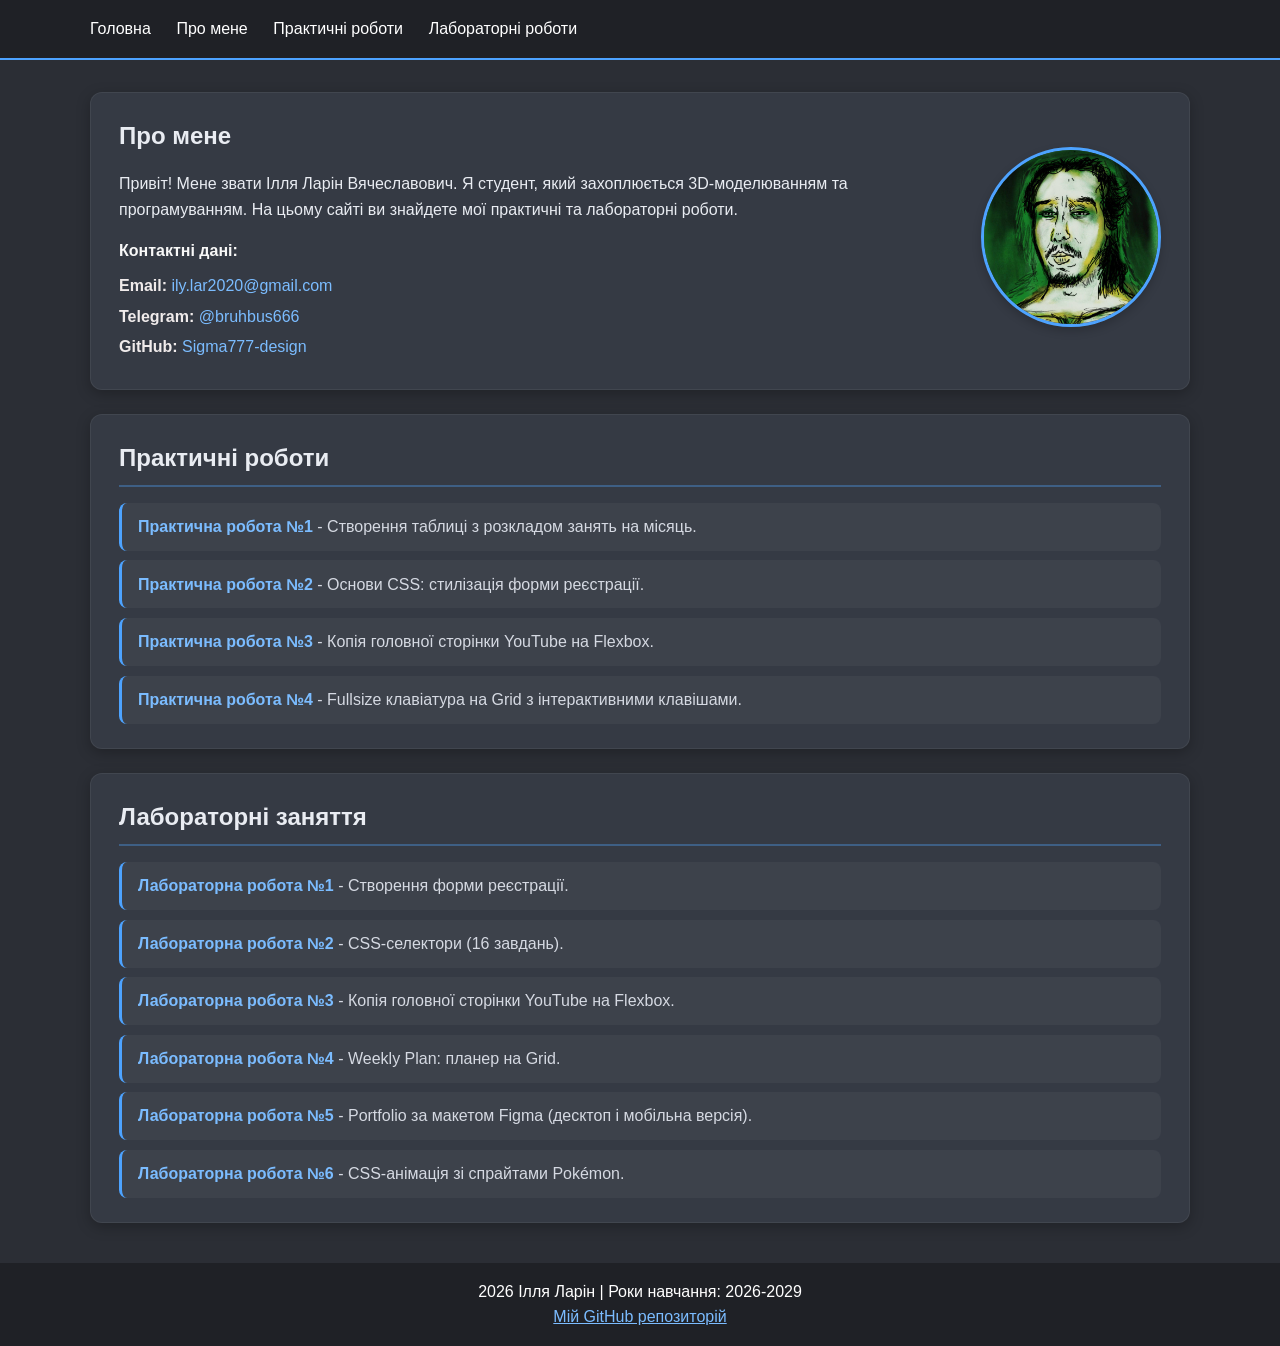
<file: index.html>
<!doctype html>
<html lang="uk">
<head>
    <link rel="stylesheet" href="css/style.css">
	<meta charset="UTF-8">
	<meta name="viewport" content="width=device-width, initial-scale=1.0">
	<title>Особистий веб-сайт Іллі Ларіна Вячеславовича</title>
</head>
<body class="home-page">
    <header>
        <nav>
            <ul>
                <li><a href="index.html">Головна</a></li>
                <li><a href="#about">Про мене</a></li>
                <li><a href="#practical">Практичні роботи</a></li>
                <li><a href="#labs">Лабораторні роботи</a></li>
            </ul>
        </nav>
    </header>

    <main class="home">
    <section id="about">
        <h1>Про мене</h1>
        <p>Привіт! Мене звати Ілля Ларін Вячеславович. Я студент, який захоплюється 3D-моделюванням та програмуванням. На цьому сайті ви знайдете мої практичні та лабораторні роботи.</p>
        <div class="about-avatar">
            <img src="img/photo.jpg" alt="Фото студента" class="profile-img">
        </div>
        <div class="contacts">
                <h4>Контактні дані:</h4>
                <ul>
                    <li><strong>Email:</strong> <a href="mailto:ily.lar2020@gmail.com">ily.lar2020@gmail.com</a></li>
                    <li><strong>Telegram:</strong> <a href="https://t.me/bruhbus666" target="_blank">@bruhbus666</a></li>
                    <li><strong>GitHub:</strong> <a href="https://github.com/Sigma777-design" target="_blank">Sigma777-design</a></li>
                </ul>
            </div>
    </section>

    <section id="practical">
        <h2>Практичні роботи</h2>
        <ul>
            <li>
                <a href="pages/practice-1.html">Практична робота №1</a> 
                - Створення таблиці з розкладом занять на місяць.
            </li>
            <li>
                <a href="practice2/index.html">Практична робота №2</a>
                - Основи CSS: стилізація форми реєстрації.
            </li>
            <li>
                <a href="practice3/index.html">Практична робота №3</a>
                - Копія головної сторінки YouTube на Flexbox.
            </li>
            <li>
                <a href="practice4/index.html">Практична робота №4</a>
                - Fullsize клавіатура на Grid з інтерактивними клавішами.
            </li>
        </ul>
    </section>

<section id="labs">
        <h2>Лабораторні заняття</h2>
        <ul>
            <li><a href="pages/lab-1.html">Лабораторна робота №1</a> 
                - Створення форми реєстрації.
            </li>
            <li><a href="lab2/lab2.html">Лабораторна робота №2</a>
                - CSS-селектори (16 завдань).
            </li>
            <li><a href="lab3/index.html">Лабораторна робота №3</a>
                - Копія головної сторінки YouTube на Flexbox.
            </li>
            <li><a href="lab4/index.html">Лабораторна робота №4</a>
                - Weekly Plan: планер на Grid.
            </li>
            <li><a href="lab5/index.html">Лабораторна робота №5</a>
                - Portfolio за макетом Figma (десктоп і мобільна версія).
            </li>
            <li><a href="lab6/index.html">Лабораторна робота №6</a>
                - CSS-анімація зі спрайтами Pokémon.
            </li>
        </ul>
    </section>
</main>
    <footer>
        <p>2026 Ілля Ларін | Роки навчання: 2026-2029</p>
        <p>
            <a href="https://github.com/Sigma777-design/WEB_Practice" target="_blank">Мій GitHub репозиторій</a>
        </p>
    </footer>
</body>
</html>
</file>
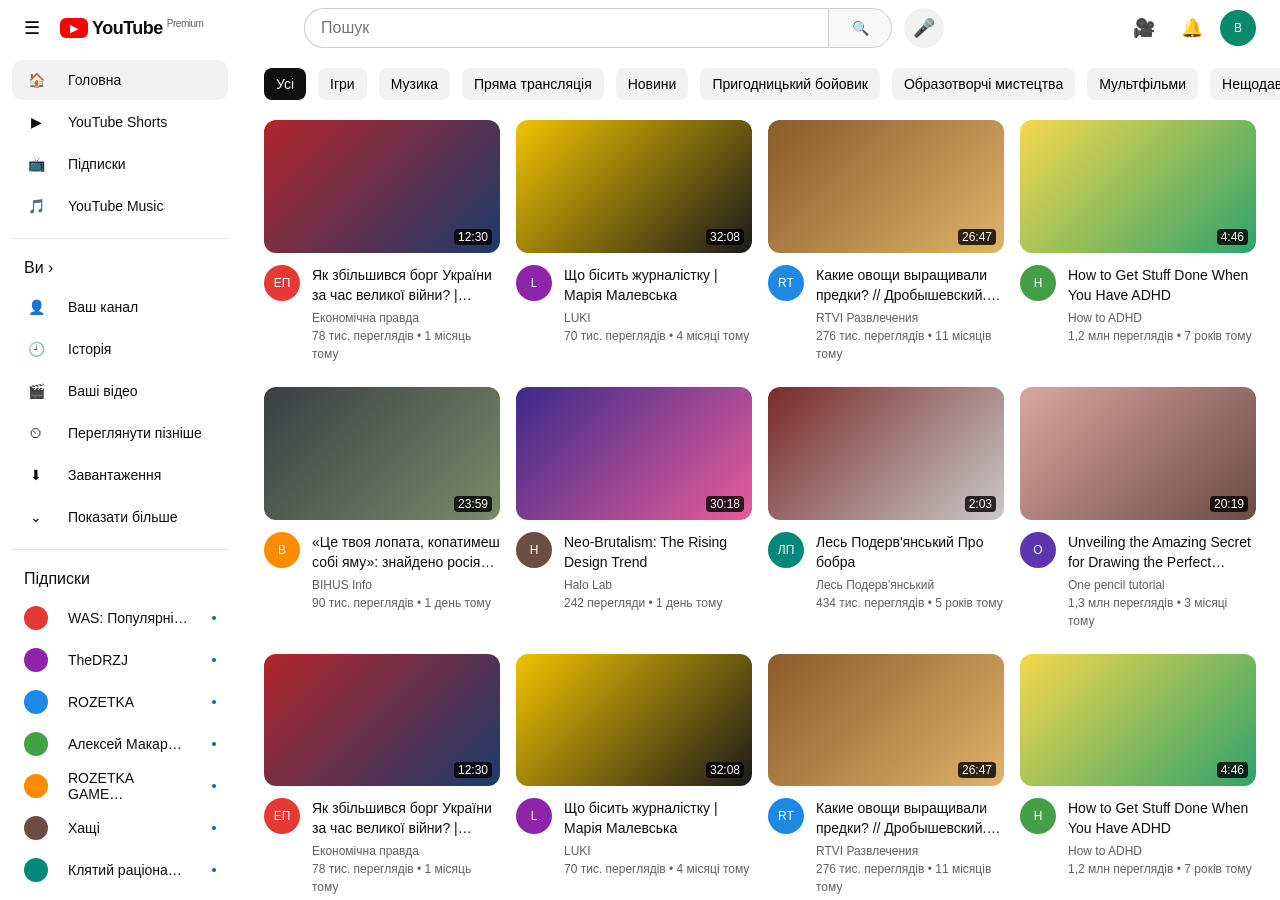
<file: lab3/index.html>
<!DOCTYPE html>
<html lang="uk">
<head>
  <meta charset="UTF-8">
  <meta name="viewport" content="width=device-width, initial-scale=1.0">
  <title>YouTube — копія структури (FlexBox)</title>
  <link rel="stylesheet" href="style.css">
</head>
<body>
  <div class="page">

    <!-- Ліва колонка -->
    <aside class="sidebar">
      <div class="logo">
        <button class="icon-btn" aria-label="Меню">☰</button>
        <a class="logo__link" href="#"><span class="logo__mark">▶</span><b>YouTube</b> <small>Premium</small></a>
      </div>
      <ul class="menu menu--box"><li><a class="menu__item menu__item--active" href="#"><span class="menu__icon">🏠</span>Головна</a></li><li><a class="menu__item" href="#"><span class="menu__icon">▶</span>YouTube Shorts</a></li><li><a class="menu__item" href="#"><span class="menu__icon">📺</span>Підписки</a></li><li><a class="menu__item" href="#"><span class="menu__icon">🎵</span>YouTube Music</a></li></ul>
      <ul class="menu menu--box">
        <li class="menu__title">Ви ›</li><li><a class="menu__item" href="#"><span class="menu__icon">👤</span>Ваш канал</a></li><li><a class="menu__item" href="#"><span class="menu__icon">🕘</span>Історія</a></li><li><a class="menu__item" href="#"><span class="menu__icon">🎬</span>Ваші відео</a></li><li><a class="menu__item" href="#"><span class="menu__icon">⏲</span>Переглянути пізніше</a></li><li><a class="menu__item" href="#"><span class="menu__icon">⬇</span>Завантаження</a></li><li><a class="menu__item" href="#"><span class="menu__icon">⌄</span>Показати більше</a></li>
      </ul>
      <ul class="menu menu--box">
        <li class="menu__title">Підписки</li><li><a class="menu__item" href="#"><span class="avatar avatar--sm" style="background:#e53935"></span>WAS: Популярні…<span class="dot"></span></a></li><li><a class="menu__item" href="#"><span class="avatar avatar--sm" style="background:#8e24aa"></span>TheDRZJ<span class="dot"></span></a></li><li><a class="menu__item" href="#"><span class="avatar avatar--sm" style="background:#1e88e5"></span>ROZETKA<span class="dot"></span></a></li><li><a class="menu__item" href="#"><span class="avatar avatar--sm" style="background:#43a047"></span>Алексей Макар…<span class="dot"></span></a></li><li><a class="menu__item" href="#"><span class="avatar avatar--sm" style="background:#fb8c00"></span>ROZETKA GAME…<span class="dot"></span></a></li><li><a class="menu__item" href="#"><span class="avatar avatar--sm" style="background:#6d4c41"></span>Хащі<span class="dot"></span></a></li><li><a class="menu__item" href="#"><span class="avatar avatar--sm" style="background:#00897b"></span>Клятий раціона…<span class="dot"></span></a></li>
        <li><a class="menu__item" href="#"><span class="menu__icon">⌄</span>Показати ще 24</a></li>
      </ul>
    </aside>

    <!-- Права колонка -->
    <div class="content">
      <header class="topbar">
        <form class="search" action="#">
          <input class="search__input" type="search" placeholder="Пошук">
          <button class="search__btn" type="button" aria-label="Знайти">🔍</button>
          <button class="icon-btn icon-btn--round" type="button" aria-label="Голосовий пошук">🎤</button>
        </form>
        <div class="topbar__actions">
          <button class="icon-btn" aria-label="Створити">🎥</button>
          <button class="icon-btn" aria-label="Сповіщення">🔔</button>
          <span class="avatar avatar--user">B</span>
        </div>
      </header>

      <nav class="chips"><button class="chip chip--active">Усі</button><button class="chip">Ігри</button><button class="chip">Музика</button><button class="chip">Пряма трансляція</button><button class="chip">Новини</button><button class="chip">Пригодницький бойовик</button><button class="chip">Образотворчі мистецтва</button><button class="chip">Мультфільми</button><button class="chip">Нещодавно завантажені</button><button class="chip">Ви дивилися</button><button class="icon-btn chips__next" aria-label="Далі">›</button></nav>

      <main class="feed">
        <section class="videos">
      <article class="video">
        <a class="video__thumb" href="#" style="background:linear-gradient(135deg,#b3262b,#1b3a6b)">
          <span class="video__time">12:30</span>
        </a>
        <div class="video__info">
          <span class="avatar" style="background:#e53935">ЕП</span>
          <div class="video__text">
            <h3 class="video__title">Як збільшився борг України за час великої війни? | Економічна правда</h3>
            <p class="video__channel">Економічна правда</p>
            <p class="video__meta">78 тис. переглядів • 1 місяць тому</p>
          </div>
        </div>
      </article>
      <article class="video">
        <a class="video__thumb" href="#" style="background:linear-gradient(135deg,#f2c200,#1a1a1a)">
          <span class="video__time">32:08</span>
        </a>
        <div class="video__info">
          <span class="avatar" style="background:#8e24aa">L</span>
          <div class="video__text">
            <h3 class="video__title">Що бісить журналістку | Марія Малевська</h3>
            <p class="video__channel">LUKI</p>
            <p class="video__meta">70 тис. переглядів • 4 місяці тому</p>
          </div>
        </div>
      </article>
      <article class="video">
        <a class="video__thumb" href="#" style="background:linear-gradient(135deg,#8a5a2b,#e0b36a)">
          <span class="video__time">26:47</span>
        </a>
        <div class="video__info">
          <span class="avatar" style="background:#1e88e5">RT</span>
          <div class="video__text">
            <h3 class="video__title">Какие овощи выращивали предки? // Дробышевский. Что было, то и ели</h3>
            <p class="video__channel">RTVI Развлечения</p>
            <p class="video__meta">276 тис. переглядів • 11 місяців тому</p>
          </div>
        </div>
      </article>
      <article class="video">
        <a class="video__thumb" href="#" style="background:linear-gradient(135deg,#f6d84c,#2fa36b)">
          <span class="video__time">4:46</span>
        </a>
        <div class="video__info">
          <span class="avatar" style="background:#43a047">H</span>
          <div class="video__text">
            <h3 class="video__title">How to Get Stuff Done When You Have ADHD</h3>
            <p class="video__channel">How to ADHD</p>
            <p class="video__meta">1,2 млн переглядів • 7 років тому</p>
          </div>
        </div>
      </article>
      <article class="video">
        <a class="video__thumb" href="#" style="background:linear-gradient(135deg,#3a3f44,#7a8a6a)">
          <span class="video__time">23:59</span>
        </a>
        <div class="video__info">
          <span class="avatar" style="background:#fb8c00">B</span>
          <div class="video__text">
            <h3 class="video__title">«Це твоя лопата, копатимеш собі яму»: знайдено росіян, які...</h3>
            <p class="video__channel">BIHUS Info</p>
            <p class="video__meta">90 тис. переглядів • 1 день тому</p>
          </div>
        </div>
      </article>
      <article class="video">
        <a class="video__thumb" href="#" style="background:linear-gradient(135deg,#3b2a8a,#e85d9a)">
          <span class="video__time">30:18</span>
        </a>
        <div class="video__info">
          <span class="avatar" style="background:#6d4c41">H</span>
          <div class="video__text">
            <h3 class="video__title">Neo-Brutalism: The Rising Design Trend</h3>
            <p class="video__channel">Halo Lab</p>
            <p class="video__meta">242 перегляди • 1 день тому</p>
          </div>
        </div>
      </article>
      <article class="video">
        <a class="video__thumb" href="#" style="background:linear-gradient(135deg,#7a2a2a,#c9c9c9)">
          <span class="video__time">2:03</span>
        </a>
        <div class="video__info">
          <span class="avatar" style="background:#00897b">ЛП</span>
          <div class="video__text">
            <h3 class="video__title">Лесь Подерв'янський Про бобра</h3>
            <p class="video__channel">Лесь Подерв'янський</p>
            <p class="video__meta">434 тис. переглядів • 5 років тому</p>
          </div>
        </div>
      </article>
      <article class="video">
        <a class="video__thumb" href="#" style="background:linear-gradient(135deg,#d9a7a0,#6b4a45)">
          <span class="video__time">20:19</span>
        </a>
        <div class="video__info">
          <span class="avatar" style="background:#5e35b1">O</span>
          <div class="video__text">
            <h3 class="video__title">Unveiling the Amazing Secret for Drawing the Perfect Portrait</h3>
            <p class="video__channel">One pencil tutorial</p>
            <p class="video__meta">1,3 млн переглядів • 3 місяці тому</p>
          </div>
        </div>
      </article>
      <article class="video">
        <a class="video__thumb" href="#" style="background:linear-gradient(135deg,#b3262b,#1b3a6b)">
          <span class="video__time">12:30</span>
        </a>
        <div class="video__info">
          <span class="avatar" style="background:#e53935">ЕП</span>
          <div class="video__text">
            <h3 class="video__title">Як збільшився борг України за час великої війни? | Економічна правда</h3>
            <p class="video__channel">Економічна правда</p>
            <p class="video__meta">78 тис. переглядів • 1 місяць тому</p>
          </div>
        </div>
      </article>
      <article class="video">
        <a class="video__thumb" href="#" style="background:linear-gradient(135deg,#f2c200,#1a1a1a)">
          <span class="video__time">32:08</span>
        </a>
        <div class="video__info">
          <span class="avatar" style="background:#8e24aa">L</span>
          <div class="video__text">
            <h3 class="video__title">Що бісить журналістку | Марія Малевська</h3>
            <p class="video__channel">LUKI</p>
            <p class="video__meta">70 тис. переглядів • 4 місяці тому</p>
          </div>
        </div>
      </article>
      <article class="video">
        <a class="video__thumb" href="#" style="background:linear-gradient(135deg,#8a5a2b,#e0b36a)">
          <span class="video__time">26:47</span>
        </a>
        <div class="video__info">
          <span class="avatar" style="background:#1e88e5">RT</span>
          <div class="video__text">
            <h3 class="video__title">Какие овощи выращивали предки? // Дробышевский. Что было, то и ели</h3>
            <p class="video__channel">RTVI Развлечения</p>
            <p class="video__meta">276 тис. переглядів • 11 місяців тому</p>
          </div>
        </div>
      </article>
      <article class="video">
        <a class="video__thumb" href="#" style="background:linear-gradient(135deg,#f6d84c,#2fa36b)">
          <span class="video__time">4:46</span>
        </a>
        <div class="video__info">
          <span class="avatar" style="background:#43a047">H</span>
          <div class="video__text">
            <h3 class="video__title">How to Get Stuff Done When You Have ADHD</h3>
            <p class="video__channel">How to ADHD</p>
            <p class="video__meta">1,2 млн переглядів • 7 років тому</p>
          </div>
        </div>
      </article>
      <article class="video">
        <a class="video__thumb" href="#" style="background:linear-gradient(135deg,#3a3f44,#7a8a6a)">
          <span class="video__time">23:59</span>
        </a>
        <div class="video__info">
          <span class="avatar" style="background:#fb8c00">B</span>
          <div class="video__text">
            <h3 class="video__title">«Це твоя лопата, копатимеш собі яму»: знайдено росіян, які...</h3>
            <p class="video__channel">BIHUS Info</p>
            <p class="video__meta">90 тис. переглядів • 1 день тому</p>
          </div>
        </div>
      </article>
      <article class="video">
        <a class="video__thumb" href="#" style="background:linear-gradient(135deg,#3b2a8a,#e85d9a)">
          <span class="video__time">30:18</span>
        </a>
        <div class="video__info">
          <span class="avatar" style="background:#6d4c41">H</span>
          <div class="video__text">
            <h3 class="video__title">Neo-Brutalism: The Rising Design Trend</h3>
            <p class="video__channel">Halo Lab</p>
            <p class="video__meta">242 перегляди • 1 день тому</p>
          </div>
        </div>
      </article>
      <article class="video">
        <a class="video__thumb" href="#" style="background:linear-gradient(135deg,#7a2a2a,#c9c9c9)">
          <span class="video__time">2:03</span>
        </a>
        <div class="video__info">
          <span class="avatar" style="background:#00897b">ЛП</span>
          <div class="video__text">
            <h3 class="video__title">Лесь Подерв'янський Про бобра</h3>
            <p class="video__channel">Лесь Подерв'янський</p>
            <p class="video__meta">434 тис. переглядів • 5 років тому</p>
          </div>
        </div>
      </article>
      <article class="video">
        <a class="video__thumb" href="#" style="background:linear-gradient(135deg,#d9a7a0,#6b4a45)">
          <span class="video__time">20:19</span>
        </a>
        <div class="video__info">
          <span class="avatar" style="background:#5e35b1">O</span>
          <div class="video__text">
            <h3 class="video__title">Unveiling the Amazing Secret for Drawing the Perfect Portrait</h3>
            <p class="video__channel">One pencil tutorial</p>
            <p class="video__meta">1,3 млн переглядів • 3 місяці тому</p>
          </div>
        </div>
      </article>
        </section>

        <section class="shorts">
          <h2 class="shorts__title"><span class="shorts__icon">▶</span>YouTube Shorts<button class="icon-btn" aria-label="Закрити">✕</button></h2>
          <div class="shorts__row"><a class="short" href="#" style="background:linear-gradient(160deg,#e53935,#222)"><span>Shorts #1</span></a><a class="short" href="#" style="background:linear-gradient(160deg,#8e24aa,#222)"><span>Shorts #2</span></a><a class="short" href="#" style="background:linear-gradient(160deg,#1e88e5,#222)"><span>Shorts #3</span></a><a class="short" href="#" style="background:linear-gradient(160deg,#43a047,#222)"><span>Shorts #4</span></a><a class="short" href="#" style="background:linear-gradient(160deg,#fb8c00,#222)"><span>Shorts #5</span></a><a class="short" href="#" style="background:linear-gradient(160deg,#6d4c41,#222)"><span>Shorts #6</span></a></div>
        </section>
      </main>
    </div>
  </div>
</body>
</html>
</file>
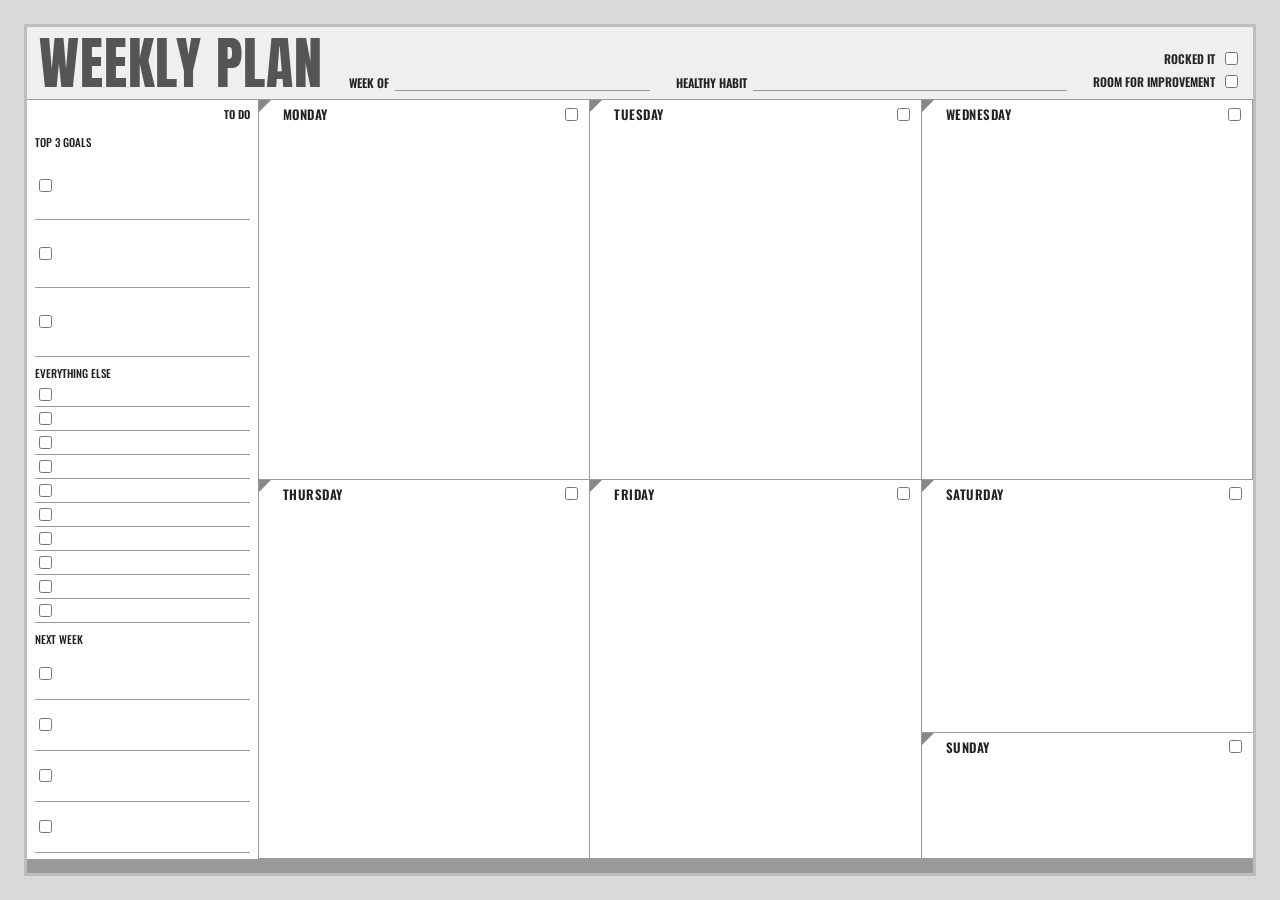
<file: lab4/index.html>
<!DOCTYPE html>
<html lang="uk">
<head>
  <meta charset="UTF-8">
  <meta name="viewport" content="width=device-width, initial-scale=1.0">
  <title>Лабораторна №4 — Weekly Plan</title>
  <link rel="preconnect" href="https://fonts.googleapis.com">
  <link rel="preconnect" href="https://fonts.gstatic.com" crossorigin>
  <link href="https://fonts.googleapis.com/css2?family=Anton&family=Oswald:wght@400;500;600&family=Caveat:wght@500&display=swap" rel="stylesheet">
  <link rel="stylesheet" href="style.css">
</head>
<body>
  <div class="planner">

    <header class="top">
      <h1 class="top__title">Weekly Plan</h1>
      <label class="field top__week">Week of <input type="text"></label>
      <label class="field top__habit">Healthy habit <input type="text"></label>
      <div class="top__checks">
        <label>Rocked it <input type="checkbox"></label>
        <label>Room for improvement <input type="checkbox"></label>
      </div>
    </header>

    <aside class="todo">
      <h2 class="todo__label">To do</h2>
      <h3>Top 3 goals</h3>
      <ul class="lines"><li class="line"><input type="checkbox" aria-label="Виконано"><input type="text" aria-label="Запис"></li><li class="line"><input type="checkbox" aria-label="Виконано"><input type="text" aria-label="Запис"></li><li class="line"><input type="checkbox" aria-label="Виконано"><input type="text" aria-label="Запис"></li></ul>
      <h3>Everything else</h3>
      <ul class="lines"><li class="line"><input type="checkbox" aria-label="Виконано"><input type="text" aria-label="Запис"></li><li class="line"><input type="checkbox" aria-label="Виконано"><input type="text" aria-label="Запис"></li><li class="line"><input type="checkbox" aria-label="Виконано"><input type="text" aria-label="Запис"></li><li class="line"><input type="checkbox" aria-label="Виконано"><input type="text" aria-label="Запис"></li><li class="line"><input type="checkbox" aria-label="Виконано"><input type="text" aria-label="Запис"></li><li class="line"><input type="checkbox" aria-label="Виконано"><input type="text" aria-label="Запис"></li><li class="line"><input type="checkbox" aria-label="Виконано"><input type="text" aria-label="Запис"></li><li class="line"><input type="checkbox" aria-label="Виконано"><input type="text" aria-label="Запис"></li><li class="line"><input type="checkbox" aria-label="Виконано"><input type="text" aria-label="Запис"></li><li class="line"><input type="checkbox" aria-label="Виконано"><input type="text" aria-label="Запис"></li></ul>
      <h3>Next week</h3>
      <ul class="lines"><li class="line"><input type="checkbox" aria-label="Виконано"><input type="text" aria-label="Запис"></li><li class="line"><input type="checkbox" aria-label="Виконано"><input type="text" aria-label="Запис"></li><li class="line"><input type="checkbox" aria-label="Виконано"><input type="text" aria-label="Запис"></li><li class="line"><input type="checkbox" aria-label="Виконано"><input type="text" aria-label="Запис"></li></ul>
    </aside>

      <section class="day ">
        <header class="day__head"><h2>Monday</h2><input type="checkbox" aria-label="Monday виконано"></header>
        <textarea class="day__notes" aria-label="Нотатки: Monday"></textarea>
      </section>
      <section class="day ">
        <header class="day__head"><h2>Tuesday</h2><input type="checkbox" aria-label="Tuesday виконано"></header>
        <textarea class="day__notes" aria-label="Нотатки: Tuesday"></textarea>
      </section>
      <section class="day ">
        <header class="day__head"><h2>Wednesday</h2><input type="checkbox" aria-label="Wednesday виконано"></header>
        <textarea class="day__notes" aria-label="Нотатки: Wednesday"></textarea>
      </section>
      <section class="day ">
        <header class="day__head"><h2>Thursday</h2><input type="checkbox" aria-label="Thursday виконано"></header>
        <textarea class="day__notes" aria-label="Нотатки: Thursday"></textarea>
      </section>
      <section class="day ">
        <header class="day__head"><h2>Friday</h2><input type="checkbox" aria-label="Friday виконано"></header>
        <textarea class="day__notes" aria-label="Нотатки: Friday"></textarea>
      </section>
    <div class="weekend">
      <section class="day day--half">
        <header class="day__head"><h2>Saturday</h2><input type="checkbox" aria-label="Saturday виконано"></header>
        <textarea class="day__notes" aria-label="Нотатки: Saturday"></textarea>
      </section>
      <section class="day day--half">
        <header class="day__head"><h2>Sunday</h2><input type="checkbox" aria-label="Sunday виконано"></header>
        <textarea class="day__notes" aria-label="Нотатки: Sunday"></textarea>
      </section>
    </div>

    <footer class="bar"></footer>
  </div>
</body>
</html>
</file>
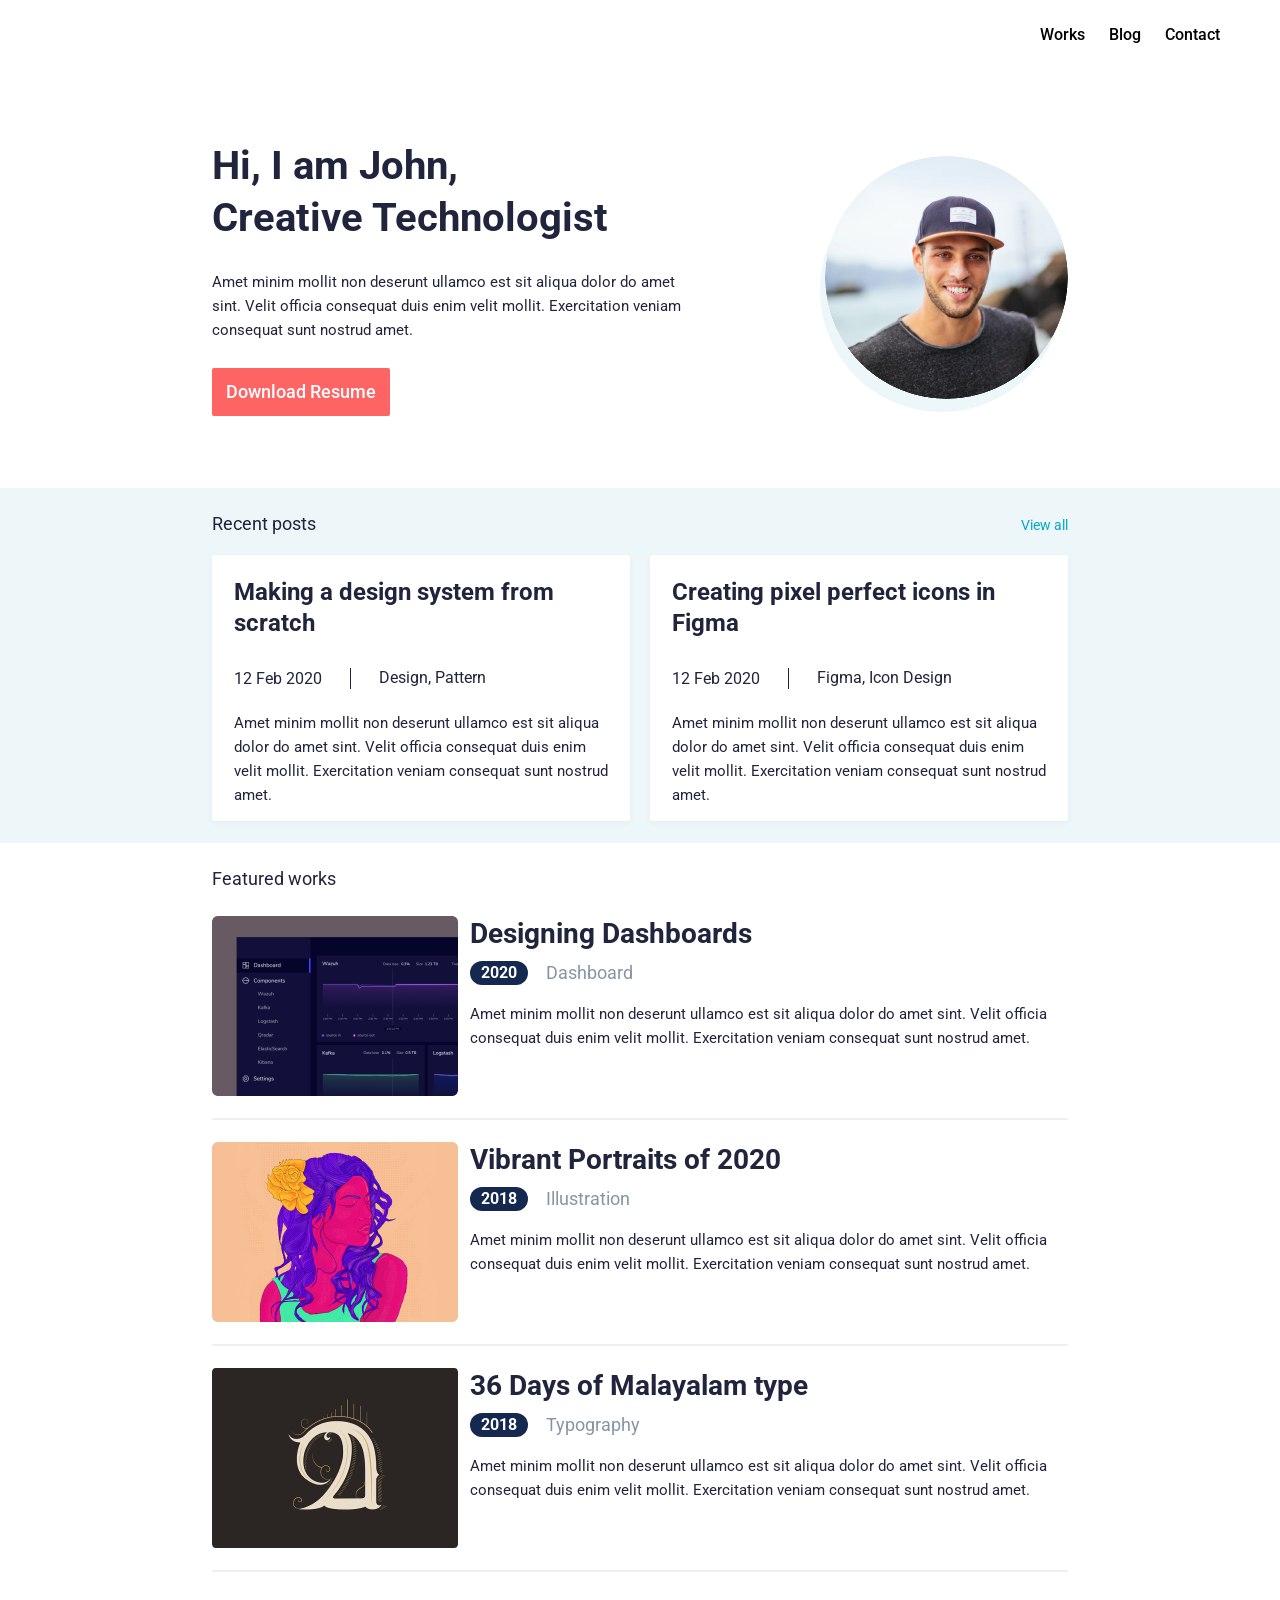
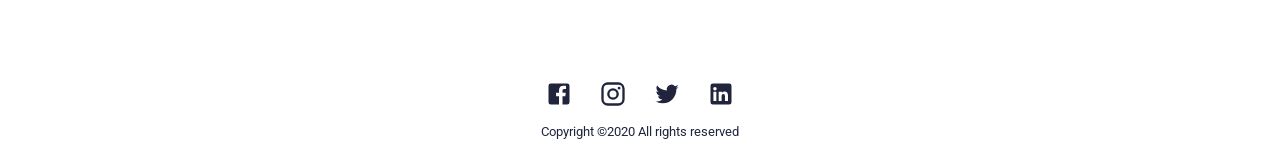
<file: lab5/index.html>
<!DOCTYPE html>
<html lang="en">
<head>
  <meta charset="UTF-8">
  <meta name="viewport" content="width=device-width, initial-scale=1.0">
  <title>Лабораторна №5 — Portfolio UI (Home)</title>
  <link rel="preconnect" href="https://fonts.googleapis.com">
  <link rel="preconnect" href="https://fonts.gstatic.com" crossorigin>
  <link href="https://fonts.googleapis.com/css2?family=Roboto:wght@400;500;700&display=swap" rel="stylesheet">
  <link rel="stylesheet" href="style.css">
</head>
<body>

  <header class="header">
    <a class="logo" href="#top" aria-label="Home"></a>
    <button class="burger" aria-label="Menu" aria-expanded="false" aria-controls="nav"><span></span><span></span></button>
    <nav class="nav" id="nav">
      <a href="#works">Works</a>
      <a href="#blog">Blog</a>
      <a href="#contact">Contact</a>
    </nav>
  </header>

  <main id="top">
    <!-- Hero -->
    <section class="hero container">
      <div class="hero__text">
        <h1>Hi, I am John,<br>Creative Technologist</h1>
        <p>Amet minim mollit non deserunt ullamco est sit aliqua dolor do amet sint. Velit officia consequat duis enim velit mollit. Exercitation veniam consequat sunt nostrud amet.</p>
        <a class="btn" href="#">Download Resume</a>
      </div>
      <div class="hero__photo">
        <img src="img/avatar.png" alt="John" width="243" height="243">
      </div>
    </section>

    <!-- Recent posts -->
    <section class="posts" id="blog">
      <div class="container">
        <div class="section-head">
          <h2>Recent posts</h2>
          <a class="view-all" href="#">View all</a>
        </div>
        <div class="posts__grid">
          <article class="post">
            <h3>Making a design system from scratch</h3>
            <p class="meta"><span>12 Feb 2020</span><span>Design, Pattern</span></p>
            <p>Amet minim mollit non deserunt ullamco est sit aliqua dolor do amet sint. Velit officia consequat duis enim velit mollit. Exercitation veniam consequat sunt nostrud amet.</p>
          </article>
          <article class="post">
            <h3>Creating pixel perfect icons in Figma</h3>
            <p class="meta"><span>12 Feb 2020</span><span>Figma, Icon Design</span></p>
            <p>Amet minim mollit non deserunt ullamco est sit aliqua dolor do amet sint. Velit officia consequat duis enim velit mollit. Exercitation veniam consequat sunt nostrud amet.</p>
          </article>
        </div>
      </div>
    </section>

    <!-- Featured works -->
    <section class="works container" id="works">
      <h2>Featured works</h2>

      <article class="work">
        <img src="img/work1.png" alt="Designing Dashboards" width="246" height="180">
        <div class="work__body">
          <h3>Designing Dashboards</h3>
          <p class="work__tags"><span class="year">2020</span><span class="cat">Dashboard</span></p>
          <p>Amet minim mollit non deserunt ullamco est sit aliqua dolor do amet sint. Velit officia consequat duis enim velit mollit. Exercitation veniam consequat sunt nostrud amet.</p>
        </div>
      </article>

      <article class="work">
        <img src="img/work2.png" alt="Vibrant Portraits of 2020" width="246" height="180">
        <div class="work__body">
          <h3>Vibrant Portraits of 2020</h3>
          <p class="work__tags"><span class="year">2018</span><span class="cat">Illustration</span></p>
          <p>Amet minim mollit non deserunt ullamco est sit aliqua dolor do amet sint. Velit officia consequat duis enim velit mollit. Exercitation veniam consequat sunt nostrud amet.</p>
        </div>
      </article>

      <article class="work">
        <img src="img/work3.png" alt="36 Days of Malayalam type" width="246" height="180">
        <div class="work__body">
          <h3>36 Days of Malayalam type</h3>
          <p class="work__tags"><span class="year">2018</span><span class="cat">Typography</span></p>
          <p>Amet minim mollit non deserunt ullamco est sit aliqua dolor do amet sint. Velit officia consequat duis enim velit mollit. Exercitation veniam consequat sunt nostrud amet.</p>
        </div>
      </article>
    </section>
  </main>

  <footer class="footer" id="contact">
    <ul class="social">
      <li><a href="#" aria-label="Facebook"><svg viewBox="0 0 24 24"><path d="M5 3h14a2 2 0 0 1 2 2v14a2 2 0 0 1-2 2h-4v-7h2.4l.4-3H15V9.2c0-.9.3-1.5 1.600-1.500H18V5.100c-.3 0-1.200-.1-2.200-.1C13.600 5 12 6.300 12 8.800V11H9.500v3H12v7H5a2 2 0 0 1-2-2V5a2 2 0 0 1 2-2z"/></svg></a></li>
      <li><a href="#" aria-label="Instagram"><svg viewBox="0 0 24 24"><path d="M7.500 2h9A5.500 5.500 0 0 1 22 7.500v9a5.500 5.500 0 0 1-5.500 5.500h-9A5.500 5.500 0 0 1 2 16.500v-9A5.500 5.500 0 0 1 7.500 2zm0 2A3.500 3.500 0 0 0 4 7.500v9A3.500 3.500 0 0 0 7.500 20h9a3.500 3.500 0 0 0 3.500-3.500v-9A3.500 3.500 0 0 0 16.500 4h-9zM12 7a5 5 0 1 1 0 10 5 5 0 0 1 0-10zm0 2a3 3 0 1 0 0 6 3 3 0 0 0 0-6zm5.200-3.200a1.200 1.200 0 1 1 0 2.400 1.200 1.200 0 0 1 0-2.400z"/></svg></a></li>
      <li><a href="#" aria-label="Twitter"><svg viewBox="0 0 24 24"><path d="M22 5.900c-.7.300-1.500.5-2.300.6.800-.5 1.500-1.300 1.800-2.200-.8.500-1.700.8-2.600 1a4.100 4.100 0 0 0-7 3.700A11.600 11.600 0 0 1 3.500 4.700a4.100 4.100 0 0 0 1.300 5.500c-.7 0-1.300-.2-1.900-.5 0 2 1.400 3.700 3.300 4.100-.6.200-1.200.2-1.900.1a4.100 4.100 0 0 0 3.800 2.800A8.200 8.200 0 0 1 2 18.300 11.600 11.600 0 0 0 8.300 20c7.500 0 11.700-6.300 11.700-11.700v-.5c.8-.6 1.500-1.300 2-2z"/></svg></a></li>
      <li><a href="#" aria-label="LinkedIn"><svg viewBox="0 0 24 24"><path d="M5 3h14a2 2 0 0 1 2 2v14a2 2 0 0 1-2 2H5a2 2 0 0 1-2-2V5a2 2 0 0 1 2-2zm.5 7v8H8v-8H5.500zM6.800 6a1.500 1.500 0 1 0 0 3 1.500 1.500 0 0 0 0-3zM10 10v8h2.500v-4.200c0-1.100.6-1.800 1.500-1.800s1.400.7 1.400 1.800V18H18v-4.700c0-2-1.100-3.400-2.900-3.400-1 0-1.800.5-2.200 1.200V10H10z"/></svg></a></li>
    </ul>
    <p>Copyright ©2020 All rights reserved</p>
  </footer>

  <script>
    const burger = document.querySelector('.burger'), nav = document.getElementById('nav');
    burger.addEventListener('click', () => burger.setAttribute('aria-expanded', nav.classList.toggle('nav--open')));
    nav.addEventListener('click', e => { if (e.target.closest('a')) { nav.classList.remove('nav--open'); burger.setAttribute('aria-expanded', 'false'); } });
  </script>
</body>
</html>
</file>
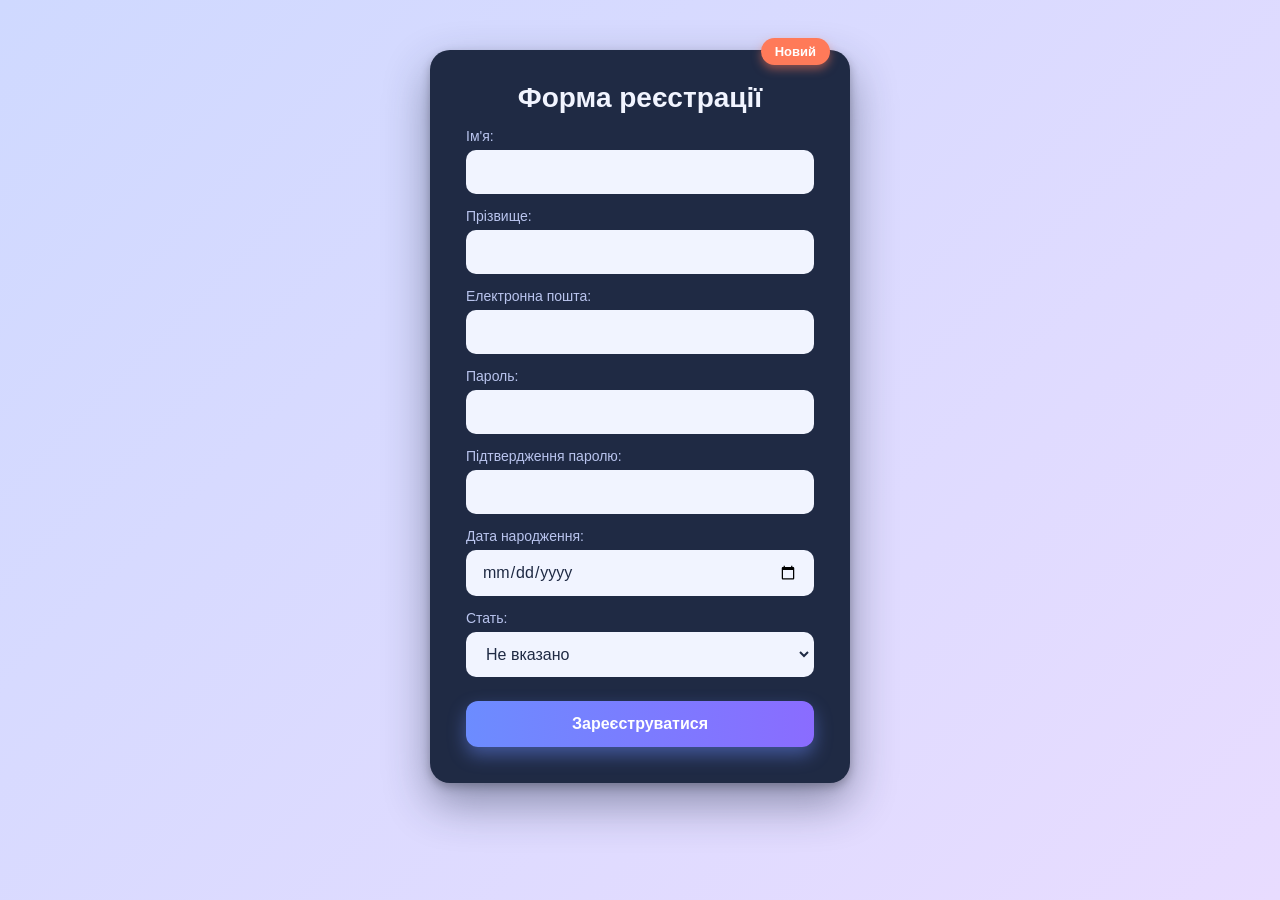
<file: practice2/index.html>
<!DOCTYPE html>
<html lang="uk">
<head>
  <meta charset="UTF-8">
  <meta name="viewport" content="width=device-width, initial-scale=1.0">
  <title>Практичне заняття №2 — стилізована форма</title>
  <link rel="stylesheet" href="style.css">
</head>
<body>
  <!-- Форма реєстрації з лабораторної роботи №1 (розмітка без змін, додано лише клас reg-form) -->
  <form action="https://webhook.site/19de6224-82b8-479b-bde2-bc409cc69a35" method="POST" class="auth-form reg-form">
    <span class="reg-form__badge">Новий</span>
    <h2>Форма реєстрації</h2>

    <div class="form-group">
      <label for="first-name">Ім'я:</label>
      <input type="text" id="first-name" name="first_name" required>
    </div>

    <div class="form-group">
      <label for="last-name">Прізвище:</label>
      <input type="text" id="last-name" name="last_name" required>
    </div>

    <div class="form-group">
      <label for="email">Електронна пошта:</label>
      <input type="email" id="email" name="email" required>
    </div>

    <div class="form-group">
      <label for="password">Пароль:</label>
      <input type="password" id="password" name="password" required>
    </div>

    <div class="form-group">
      <label for="confirm-password">Підтвердження паролю:</label>
      <input type="password" id="confirm-password" name="confirm_password" required>
    </div>

    <div class="form-group">
      <label for="birthdate">Дата народження:</label>
      <input type="date" id="birthdate" name="birth_date">
    </div>

    <div class="form-group">
      <label for="gender">Стать:</label>
      <select id="gender" name="gender">
        <option value="not_specified">Не вказано</option>
        <option value="male">Чоловіча</option>
        <option value="female">Жіноча</option>
      </select>
    </div>

    <div class="form-group">
      <input type="submit" value="Зареєструватися" class="submit-btn">
    </div>
  </form>
</body>
</html>
</file>
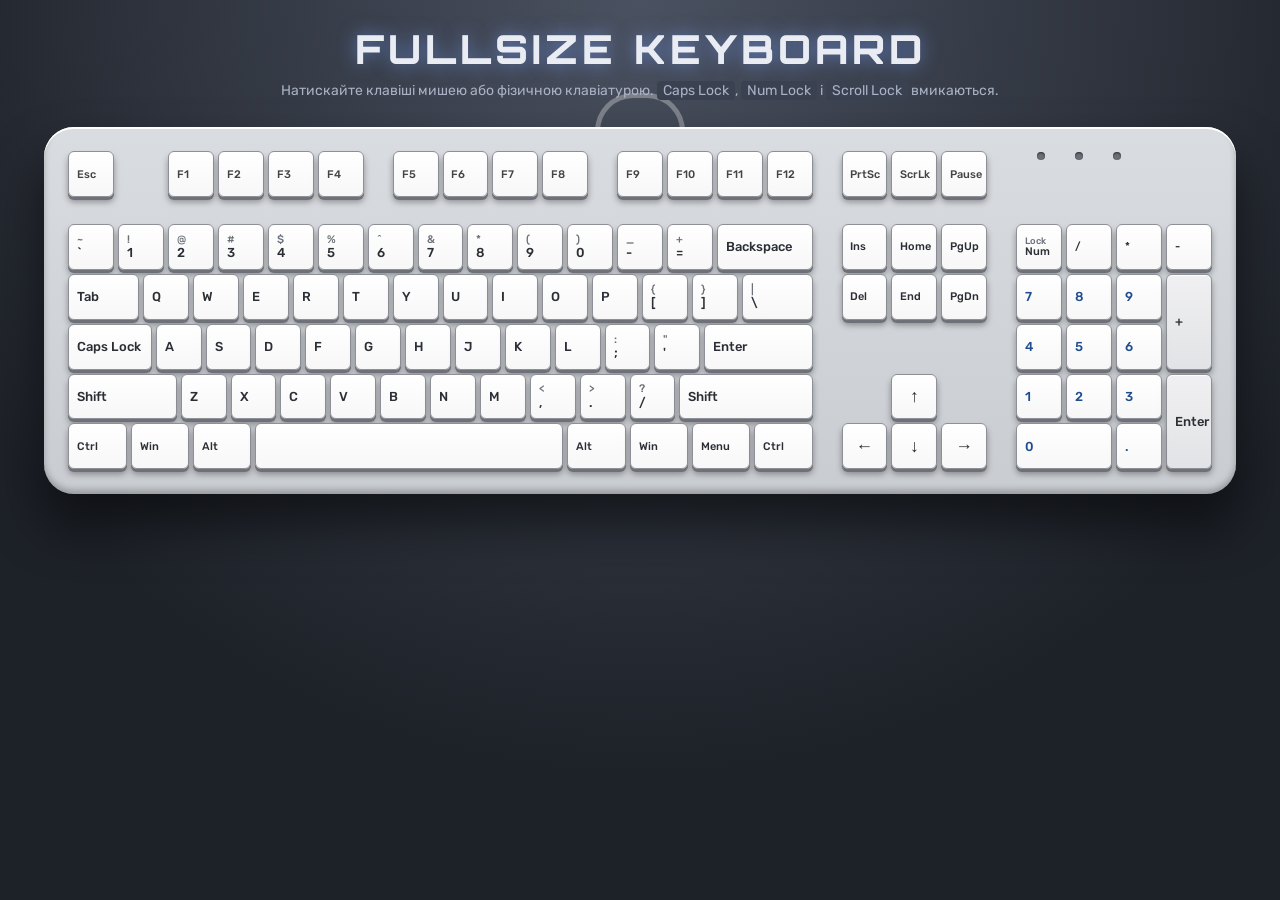
<file: practice4/index.html>
<!DOCTYPE html>
<html lang="uk">
<head>
  <meta charset="UTF-8">
  <meta name="viewport" content="width=device-width, initial-scale=1.0">
  <title>Практична №4 — Fullsize клавіатура (grid)</title>
  <link rel="preconnect" href="https://fonts.googleapis.com">
  <link rel="preconnect" href="https://fonts.gstatic.com" crossorigin>
  <link href="https://fonts.googleapis.com/css2?family=Orbitron:wght@600;800&family=Rubik:wght@400;500;600&display=swap" rel="stylesheet">
  <link rel="stylesheet" href="style.css">
</head>
<body>
  <h1 class="title">Fullsize keyboard</h1>
  <p class="hint">Натискайте клавіші мишею або фізичною клавіатурою. <kbd>Caps&nbsp;Lock</kbd>, <kbd>Num&nbsp;Lock</kbd> і <kbd>Scroll&nbsp;Lock</kbd> вмикаються.</p>

  <div class="case">
    <div class="cable"></div>
    <div class="leds"><span class="led" id="led-num"></span><span class="led" id="led-caps"></span><span class="led" id="led-scroll"></span></div>
    <div class="keyboard" id="keyboard">
    <button class="key fn" style="grid-row:1/span 1;grid-column:1/span 4" data-code="Escape" type="button"><b>Esc</b></button>
    <button class="key fn" style="grid-row:1/span 1;grid-column:9/span 4" data-code="F1" type="button"><b>F1</b></button>
    <button class="key fn" style="grid-row:1/span 1;grid-column:13/span 4" data-code="F2" type="button"><b>F2</b></button>
    <button class="key fn" style="grid-row:1/span 1;grid-column:17/span 4" data-code="F3" type="button"><b>F3</b></button>
    <button class="key fn" style="grid-row:1/span 1;grid-column:21/span 4" data-code="F4" type="button"><b>F4</b></button>
    <button class="key fn" style="grid-row:1/span 1;grid-column:27/span 4" data-code="F5" type="button"><b>F5</b></button>
    <button class="key fn" style="grid-row:1/span 1;grid-column:31/span 4" data-code="F6" type="button"><b>F6</b></button>
    <button class="key fn" style="grid-row:1/span 1;grid-column:35/span 4" data-code="F7" type="button"><b>F7</b></button>
    <button class="key fn" style="grid-row:1/span 1;grid-column:39/span 4" data-code="F8" type="button"><b>F8</b></button>
    <button class="key fn" style="grid-row:1/span 1;grid-column:45/span 4" data-code="F9" type="button"><b>F9</b></button>
    <button class="key fn" style="grid-row:1/span 1;grid-column:49/span 4" data-code="F10" type="button"><b>F10</b></button>
    <button class="key fn" style="grid-row:1/span 1;grid-column:53/span 4" data-code="F11" type="button"><b>F11</b></button>
    <button class="key fn" style="grid-row:1/span 1;grid-column:57/span 4" data-code="F12" type="button"><b>F12</b></button>
    <button class="key fn small" style="grid-row:1/span 1;grid-column:63/span 4" data-code="PrintScreen" type="button"><b>PrtSc</b></button>
    <button class="key fn small" style="grid-row:1/span 1;grid-column:67/span 4" data-code="ScrollLock" type="button"><b>ScrLk</b></button>
    <button class="key fn small" style="grid-row:1/span 1;grid-column:71/span 4" data-code="Pause" type="button"><b>Pause</b></button>
    <button class="key " style="grid-row:3/span 1;grid-column:1/span 4" data-code="Backquote" type="button"><i>~</i><b>`</b></button>
    <button class="key " style="grid-row:3/span 1;grid-column:5/span 4" data-code="Digit1" type="button"><i>!</i><b>1</b></button>
    <button class="key " style="grid-row:3/span 1;grid-column:9/span 4" data-code="Digit2" type="button"><i>@</i><b>2</b></button>
    <button class="key " style="grid-row:3/span 1;grid-column:13/span 4" data-code="Digit3" type="button"><i>#</i><b>3</b></button>
    <button class="key " style="grid-row:3/span 1;grid-column:17/span 4" data-code="Digit4" type="button"><i>$</i><b>4</b></button>
    <button class="key " style="grid-row:3/span 1;grid-column:21/span 4" data-code="Digit5" type="button"><i>%</i><b>5</b></button>
    <button class="key " style="grid-row:3/span 1;grid-column:25/span 4" data-code="Digit6" type="button"><i>^</i><b>6</b></button>
    <button class="key " style="grid-row:3/span 1;grid-column:29/span 4" data-code="Digit7" type="button"><i>&</i><b>7</b></button>
    <button class="key " style="grid-row:3/span 1;grid-column:33/span 4" data-code="Digit8" type="button"><i>*</i><b>8</b></button>
    <button class="key " style="grid-row:3/span 1;grid-column:37/span 4" data-code="Digit9" type="button"><i>(</i><b>9</b></button>
    <button class="key " style="grid-row:3/span 1;grid-column:41/span 4" data-code="Digit0" type="button"><i>)</i><b>0</b></button>
    <button class="key " style="grid-row:3/span 1;grid-column:45/span 4" data-code="Minus" type="button"><i>_</i><b>-</b></button>
    <button class="key " style="grid-row:3/span 1;grid-column:49/span 4" data-code="Equal" type="button"><i>+</i><b>=</b></button>
    <button class="key wide" style="grid-row:3/span 1;grid-column:53/span 8" data-code="Backspace" type="button"><b>Backspace</b></button>
    <button class="key small" style="grid-row:3/span 1;grid-column:63/span 4" data-code="Insert" type="button"><b>Ins</b></button>
    <button class="key small" style="grid-row:3/span 1;grid-column:67/span 4" data-code="Home" type="button"><b>Home</b></button>
    <button class="key small" style="grid-row:3/span 1;grid-column:71/span 4" data-code="PageUp" type="button"><b>PgUp</b></button>
    <button class="key small toggle" style="grid-row:3/span 1;grid-column:77/span 4" data-code="NumLock" type="button"><i>Lock</i><b>Num</b></button>
    <button class="key small" style="grid-row:3/span 1;grid-column:81/span 4" data-code="NumpadDivide" type="button"><b>/</b></button>
    <button class="key small" style="grid-row:3/span 1;grid-column:85/span 4" data-code="NumpadMultiply" type="button"><b>*</b></button>
    <button class="key small" style="grid-row:3/span 1;grid-column:89/span 4" data-code="NumpadSubtract" type="button"><b>-</b></button>
    <button class="key wide" style="grid-row:4/span 1;grid-column:1/span 6" data-code="Tab" type="button"><b>Tab</b></button>
    <button class="key " style="grid-row:4/span 1;grid-column:7/span 4" data-code="KeyQ" type="button"><b>Q</b></button>
    <button class="key " style="grid-row:4/span 1;grid-column:11/span 4" data-code="KeyW" type="button"><b>W</b></button>
    <button class="key " style="grid-row:4/span 1;grid-column:15/span 4" data-code="KeyE" type="button"><b>E</b></button>
    <button class="key " style="grid-row:4/span 1;grid-column:19/span 4" data-code="KeyR" type="button"><b>R</b></button>
    <button class="key " style="grid-row:4/span 1;grid-column:23/span 4" data-code="KeyT" type="button"><b>T</b></button>
    <button class="key " style="grid-row:4/span 1;grid-column:27/span 4" data-code="KeyY" type="button"><b>Y</b></button>
    <button class="key " style="grid-row:4/span 1;grid-column:31/span 4" data-code="KeyU" type="button"><b>U</b></button>
    <button class="key " style="grid-row:4/span 1;grid-column:35/span 4" data-code="KeyI" type="button"><b>I</b></button>
    <button class="key " style="grid-row:4/span 1;grid-column:39/span 4" data-code="KeyO" type="button"><b>O</b></button>
    <button class="key " style="grid-row:4/span 1;grid-column:43/span 4" data-code="KeyP" type="button"><b>P</b></button>
    <button class="key " style="grid-row:4/span 1;grid-column:47/span 4" data-code="BracketLeft" type="button"><i>{</i><b>[</b></button>
    <button class="key " style="grid-row:4/span 1;grid-column:51/span 4" data-code="BracketRight" type="button"><i>}</i><b>]</b></button>
    <button class="key " style="grid-row:4/span 1;grid-column:55/span 6" data-code="Backslash" type="button"><i>|</i><b>\</b></button>
    <button class="key small" style="grid-row:4/span 1;grid-column:63/span 4" data-code="Delete" type="button"><b>Del</b></button>
    <button class="key small" style="grid-row:4/span 1;grid-column:67/span 4" data-code="End" type="button"><b>End</b></button>
    <button class="key small" style="grid-row:4/span 1;grid-column:71/span 4" data-code="PageDown" type="button"><b>PgDn</b></button>
    <button class="key num" style="grid-row:4/span 1;grid-column:77/span 4" data-code="Numpad7" type="button"><b>7</b></button>
    <button class="key num" style="grid-row:4/span 1;grid-column:81/span 4" data-code="Numpad8" type="button"><b>8</b></button>
    <button class="key num" style="grid-row:4/span 1;grid-column:85/span 4" data-code="Numpad9" type="button"><b>9</b></button>
    <button class="key tall" style="grid-row:4/span 2;grid-column:89/span 4" data-code="NumpadAdd" type="button"><b>+</b></button>
    <button class="key wide toggle" style="grid-row:5/span 1;grid-column:1/span 7" data-code="CapsLock" type="button"><b>Caps Lock</b></button>
    <button class="key " style="grid-row:5/span 1;grid-column:8/span 4" data-code="KeyA" type="button"><b>A</b></button>
    <button class="key " style="grid-row:5/span 1;grid-column:12/span 4" data-code="KeyS" type="button"><b>S</b></button>
    <button class="key " style="grid-row:5/span 1;grid-column:16/span 4" data-code="KeyD" type="button"><b>D</b></button>
    <button class="key " style="grid-row:5/span 1;grid-column:20/span 4" data-code="KeyF" type="button"><b>F</b></button>
    <button class="key " style="grid-row:5/span 1;grid-column:24/span 4" data-code="KeyG" type="button"><b>G</b></button>
    <button class="key " style="grid-row:5/span 1;grid-column:28/span 4" data-code="KeyH" type="button"><b>H</b></button>
    <button class="key " style="grid-row:5/span 1;grid-column:32/span 4" data-code="KeyJ" type="button"><b>J</b></button>
    <button class="key " style="grid-row:5/span 1;grid-column:36/span 4" data-code="KeyK" type="button"><b>K</b></button>
    <button class="key " style="grid-row:5/span 1;grid-column:40/span 4" data-code="KeyL" type="button"><b>L</b></button>
    <button class="key " style="grid-row:5/span 1;grid-column:44/span 4" data-code="Semicolon" type="button"><i>:</i><b>;</b></button>
    <button class="key " style="grid-row:5/span 1;grid-column:48/span 4" data-code="Quote" type="button"><i>"</i><b>'</b></button>
    <button class="key wide" style="grid-row:5/span 1;grid-column:52/span 9" data-code="Enter" type="button"><b>Enter</b></button>
    <button class="key num" style="grid-row:5/span 1;grid-column:77/span 4" data-code="Numpad4" type="button"><b>4</b></button>
    <button class="key num" style="grid-row:5/span 1;grid-column:81/span 4" data-code="Numpad5" type="button"><b>5</b></button>
    <button class="key num" style="grid-row:5/span 1;grid-column:85/span 4" data-code="Numpad6" type="button"><b>6</b></button>
    <button class="key wide" style="grid-row:6/span 1;grid-column:1/span 9" data-code="ShiftLeft" type="button"><b>Shift</b></button>
    <button class="key " style="grid-row:6/span 1;grid-column:10/span 4" data-code="KeyZ" type="button"><b>Z</b></button>
    <button class="key " style="grid-row:6/span 1;grid-column:14/span 4" data-code="KeyX" type="button"><b>X</b></button>
    <button class="key " style="grid-row:6/span 1;grid-column:18/span 4" data-code="KeyC" type="button"><b>C</b></button>
    <button class="key " style="grid-row:6/span 1;grid-column:22/span 4" data-code="KeyV" type="button"><b>V</b></button>
    <button class="key " style="grid-row:6/span 1;grid-column:26/span 4" data-code="KeyB" type="button"><b>B</b></button>
    <button class="key " style="grid-row:6/span 1;grid-column:30/span 4" data-code="KeyN" type="button"><b>N</b></button>
    <button class="key " style="grid-row:6/span 1;grid-column:34/span 4" data-code="KeyM" type="button"><b>M</b></button>
    <button class="key " style="grid-row:6/span 1;grid-column:38/span 4" data-code="Comma" type="button"><i><</i><b>,</b></button>
    <button class="key " style="grid-row:6/span 1;grid-column:42/span 4" data-code="Period" type="button"><i>></i><b>.</b></button>
    <button class="key " style="grid-row:6/span 1;grid-column:46/span 4" data-code="Slash" type="button"><i>?</i><b>/</b></button>
    <button class="key wide" style="grid-row:6/span 1;grid-column:50/span 11" data-code="ShiftRight" type="button"><b>Shift</b></button>
    <button class="key arrow" style="grid-row:6/span 1;grid-column:67/span 4" data-code="ArrowUp" type="button"><b>↑</b></button>
    <button class="key num" style="grid-row:6/span 1;grid-column:77/span 4" data-code="Numpad1" type="button"><b>1</b></button>
    <button class="key num" style="grid-row:6/span 1;grid-column:81/span 4" data-code="Numpad2" type="button"><b>2</b></button>
    <button class="key num" style="grid-row:6/span 1;grid-column:85/span 4" data-code="Numpad3" type="button"><b>3</b></button>
    <button class="key tall" style="grid-row:6/span 2;grid-column:89/span 4" data-code="NumpadEnter" type="button"><b>Enter</b></button>
    <button class="key wide mod" style="grid-row:7/span 1;grid-column:1/span 5" data-code="ControlLeft" type="button"><b>Ctrl</b></button>
    <button class="key wide mod" style="grid-row:7/span 1;grid-column:6/span 5" data-code="MetaLeft" type="button"><b>Win</b></button>
    <button class="key wide mod" style="grid-row:7/span 1;grid-column:11/span 5" data-code="AltLeft" type="button"><b>Alt</b></button>
    <button class="key space" style="grid-row:7/span 1;grid-column:16/span 25" data-code="Space" type="button"><b></b></button>
    <button class="key wide mod" style="grid-row:7/span 1;grid-column:41/span 5" data-code="AltRight" type="button"><b>Alt</b></button>
    <button class="key wide mod" style="grid-row:7/span 1;grid-column:46/span 5" data-code="MetaRight" type="button"><b>Win</b></button>
    <button class="key wide mod" style="grid-row:7/span 1;grid-column:51/span 5" data-code="ContextMenu" type="button"><b>Menu</b></button>
    <button class="key wide mod" style="grid-row:7/span 1;grid-column:56/span 5" data-code="ControlRight" type="button"><b>Ctrl</b></button>
    <button class="key arrow" style="grid-row:7/span 1;grid-column:63/span 4" data-code="ArrowLeft" type="button"><b>←</b></button>
    <button class="key arrow" style="grid-row:7/span 1;grid-column:67/span 4" data-code="ArrowDown" type="button"><b>↓</b></button>
    <button class="key arrow" style="grid-row:7/span 1;grid-column:71/span 4" data-code="ArrowRight" type="button"><b>→</b></button>
    <button class="key num" style="grid-row:7/span 1;grid-column:77/span 8" data-code="Numpad0" type="button"><b>0</b></button>
    <button class="key num" style="grid-row:7/span 1;grid-column:85/span 4" data-code="NumpadDecimal" type="button"><b>.</b></button>
    </div>
  </div>

  <script src="script.js"></script>
</body>
</html>
</file>
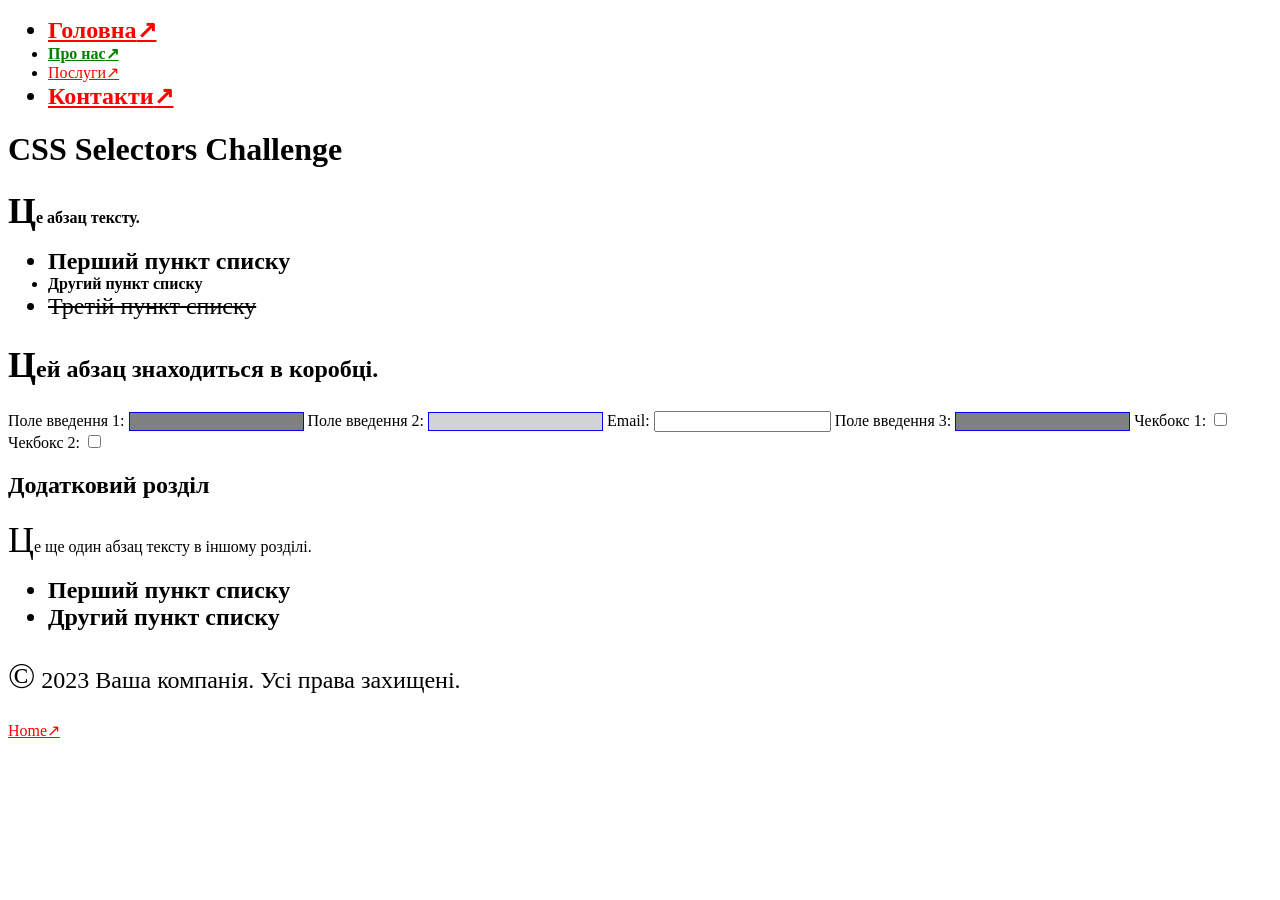
<file: lab2/lab2.html>
<!DOCTYPE html>
<html lang="en">
<head>
    <meta charset="UTF-8">
    <meta name="viewport" content="width=device-width, initial-scale=1.0">
    <link rel="stylesheet" href="lab2.css">
    <title>CSS Selectors Challenge</title>
</head>
<body>
    <header>
        <nav>
            <ul>
                <li><a href="#">Головна</a></li>
                <li><a href="https://example.com">Про нас</a></li>
                <li><a href="#">Послуги</a></li>
                <li><a href="http://notrealsite.ua">Контакти</a></li>
            </ul>
        </nav>
    </header>
    <div class="container">
        <h1>CSS Selectors Challenge</h1>
        <p>Це абзац тексту.</p>
        <ul>
            <li>Перший пункт списку</li>
            <li class="special">Другий пункт списку</li>
            <li>Третій пункт списку</li>
        </ul>
        <div class="box">
            <p>Цей абзац знаходиться в коробці.</p>
        </div>
        <form>
            <label for="input1">Поле введення 1:</label>
            <input type="text" id="input1">
            <label for="input2">Поле введення 2:</label>
            <input type="text" id="input2" disabled>
            <label for="email1">Email:</label>
            <input type="email" id="email1">
            <label for="input3">Поле введення 3:</label>
            <input type="text" id="input3">
            <label for="check1">Чекбокс 1:</label>
            <input type="checkbox" id="check1">
            <label for="check2">Чекбокс 2:</label>
            <input type="checkbox" id="check2">
        </form>
    </div>
    <section>
        <h2>Додатковий розділ</h2>
        <p>Це ще один абзац тексту в іншому розділі.</p>
        <ul>
            <li>Перший пункт списку</li>
            <li>Другий пункт списку</li>
        </ul>
    </section>
    <footer>
        <p>&copy; 2023 Ваша компанія. Усі права захищені.</p>
        <a href="#">Home</a>
    </footer>
</body>
</html>
</file>
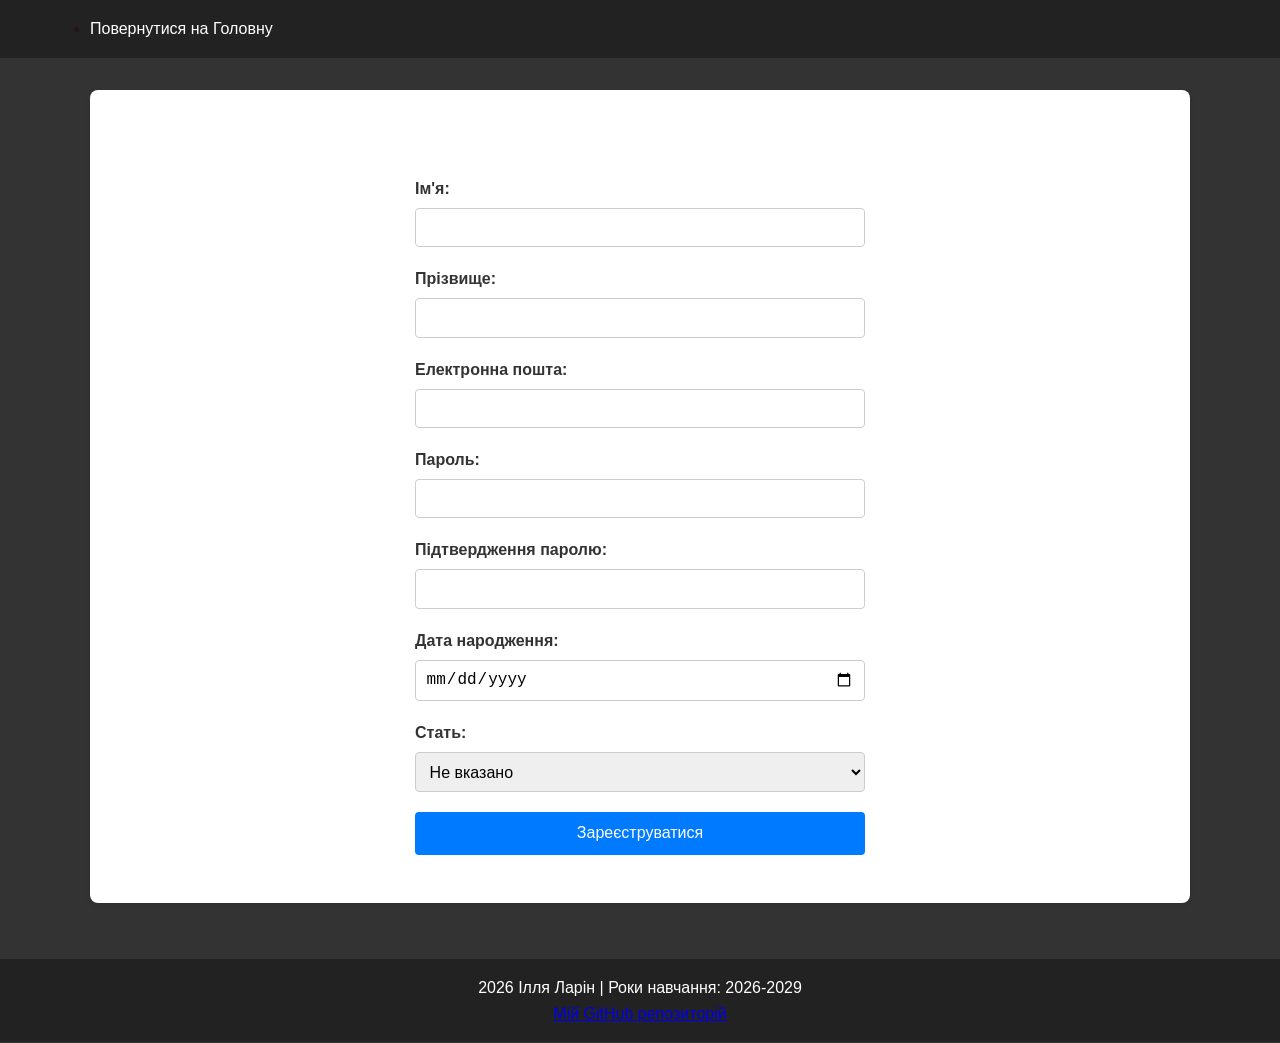
<file: pages/lab-1.html>
<!DOCTYPE html>
<html lang="uk">
<head>
    <meta charset="UTF-8">
    <meta name="viewport" content="width=device-width, initial-scale=1.0">
    <title>Лабораторна робота №1 - Реєстрація</title>
    <link rel="stylesheet" href="../css/style.css">
</head>
<body>
    <header>
        <div class="container">
            <nav>
                <ul>
                    <li><a href="../index.html">Повернутися на Головну</a></li>
                </ul>
            </nav>
        </div>
    </header>

    <main>
        <section class="container section">
            <h2>Форма реєстрації (Лабораторна робота №1)</h2>
            
            <form action="https://webhook.site/19de6224-82b8-479b-bde2-bc409cc69a35" method="POST" class="auth-form">
                
                <div class="form-group">
                    <label for="first-name">Ім'я:</label>
                    <input type="text" id="first-name" name="first_name" required>
                </div>

                <div class="form-group">
                    <label for="last-name">Прізвище:</label>
                    <input type="text" id="last-name" name="last_name" required>
                </div>

                <div class="form-group">
                    <label for="email">Електронна пошта:</label>
                    <input type="email" id="email" name="email" required>
                </div>

                <div class="form-group">
                    <label for="password">Пароль:</label>
                    <input type="password" id="password" name="password" required>
                </div>

                <div class="form-group">
                    <label for="confirm-password">Підтвердження паролю:</label>
                    <input type="password" id="confirm-password" name="confirm_password" required>
                </div>

                <div class="form-group">
                    <label for="birthdate">Дата народження:</label>
                    <input type="date" id="birthdate" name="birth_date">
                </div>

                <div class="form-group">
                    <label for="gender">Стать:</label>
                    <select id="gender" name="gender">
                        <option value="not_specified">Не вказано</option>
                        <option value="male">Чоловіча</option>
                        <option value="female">Жіноча</option>
                    </select>
                </div>

                <div class="form-group">
                    <input type="submit" value="Зареєструватися" class="submit-btn">
                </div>

            </form>
        </section>
    </main>

    <footer>
        <p>2026 Ілля Ларін | Роки навчання: 2026-2029</p>
        <p>
            <a href="https://github.com/Sigma777-design/WEB_Practice" target="_blank">Мій GitHub репозиторій</a>
        </p>
    </footer>

</body>
</html>
</file>
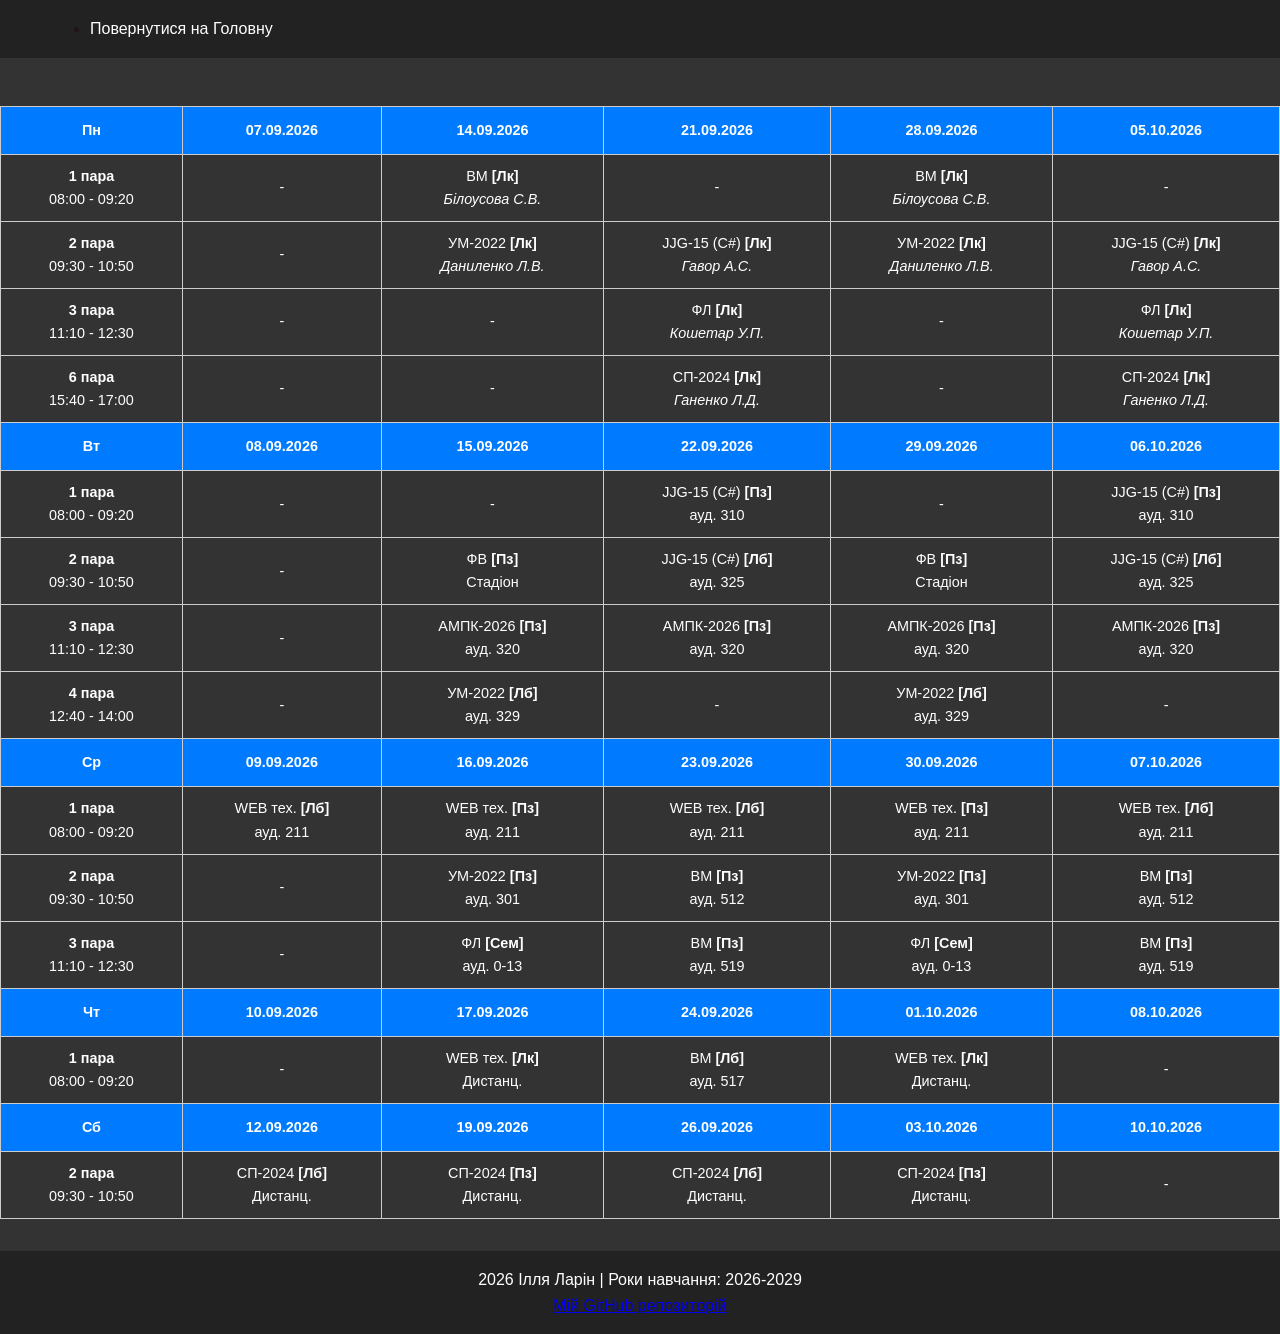
<file: pages/practice-1.html>
<!doctype html>
<html lang="uk">
<head>
	<link rel="stylesheet" href="../css/style.css">
	<meta charset="utf-8">
	<meta name="viewport" content="width=device-width, initial-scale=1">
	<meta name="description" content="">
	<title>Сторінка</title>
</head>
<body>
    <header>
        <div class="container">
            <nav>
                <ul>
                    <li><a href="../index.html">Повернутися на Головну</a></li>
                </ul>
            </nav>
        </div>
    </header>
<main>
<section>	
	<table class="schedule-table">
    <tr class="day-header">
        <th>Пн</th>
        <th>07.09.2026</th>
        <th>14.09.2026</th>
        <th>21.09.2026</th>
        <th>28.09.2026</th>
        <th>05.10.2026</th>
    </tr>
    <tr>
        <td><strong>1 пара</strong><br>08:00 - 09:20</td>
        <td>-</td>
        <td>ВМ <strong>[Лк]</strong><br><i>Білоусова С.В.</i></td>
        <td>-</td>
        <td>ВМ <strong>[Лк]</strong><br><i>Білоусова С.В.</i></td>
        <td>-</td>
    </tr>
    <tr>
        <td><strong>2 пара</strong><br>09:30 - 10:50</td>
        <td>-</td>
        <td>УМ-2022 <strong>[Лк]</strong><br><i>Даниленко Л.В.</i></td>
        <td>JJG-15 (С#) <strong>[Лк]</strong><br><i>Гавор А.С.</i></td>
        <td>УМ-2022 <strong>[Лк]</strong><br><i>Даниленко Л.В.</i></td>
        <td>JJG-15 (С#) <strong>[Лк]</strong><br><i>Гавор А.С.</i></td>
    </tr>
    <tr>
        <td><strong>3 пара</strong><br>11:10 - 12:30</td>
        <td>-</td>
        <td>-</td>
        <td>ФЛ <strong>[Лк]</strong><br><i>Кошетар У.П.</i></td>
        <td>-</td>
        <td>ФЛ <strong>[Лк]</strong><br><i>Кошетар У.П.</i></td>
    </tr>
    <tr>
        <td><strong>6 пара</strong><br>15:40 - 17:00</td>
        <td>-</td>
        <td>-</td>
        <td>СП-2024 <strong>[Лк]</strong><br><i>Ганенко Л.Д.</i></td>
        <td>-</td>
        <td>СП-2024 <strong>[Лк]</strong><br><i>Ганенко Л.Д.</i></td>
    </tr>

    <tr class="day-header">
        <th>Вт</th>
        <th>08.09.2026</th>
        <th>15.09.2026</th>
        <th>22.09.2026</th>
        <th>29.09.2026</th>
        <th>06.10.2026</th>
    </tr>
    <tr>
        <td><strong>1 пара</strong><br>08:00 - 09:20</td>
        <td>-</td>
        <td>-</td>
        <td>JJG-15 (С#) <strong>[Пз]</strong><br>ауд. 310</td>
        <td>-</td>
        <td>JJG-15 (С#) <strong>[Пз]</strong><br>ауд. 310</td>
    </tr>
    <tr>
        <td><strong>2 пара</strong><br>09:30 - 10:50</td>
        <td>-</td>
        <td>ФВ <strong>[Пз]</strong><br>Стадіон</td>
        <td>JJG-15 (С#) <strong>[Лб]</strong><br>ауд. 325</td>
        <td>ФВ <strong>[Пз]</strong><br>Стадіон</td>
        <td>JJG-15 (С#) <strong>[Лб]</strong><br>ауд. 325</td>
    </tr>
    <tr>
        <td><strong>3 пара</strong><br>11:10 - 12:30</td>
        <td>-</td>
        <td>АМПК-2026 <strong>[Пз]</strong><br>ауд. 320</td>
        <td>АМПК-2026 <strong>[Пз]</strong><br>ауд. 320</td>
        <td>АМПК-2026 <strong>[Пз]</strong><br>ауд. 320</td>
        <td>АМПК-2026 <strong>[Пз]</strong><br>ауд. 320</td>
    </tr>
    <tr>
        <td><strong>4 пара</strong><br>12:40 - 14:00</td>
        <td>-</td>
        <td>УМ-2022 <strong>[Лб]</strong><br>ауд. 329</td>
        <td>-</td>
        <td>УМ-2022 <strong>[Лб]</strong><br>ауд. 329</td>
        <td>-</td>
    </tr>

    <tr class="day-header">
        <th>Ср</th>
        <th>09.09.2026</th>
        <th>16.09.2026</th>
        <th>23.09.2026</th>
        <th>30.09.2026</th>
        <th>07.10.2026</th>
    </tr>
    <tr>
        <td><strong>1 пара</strong><br>08:00 - 09:20</td>
        <td>WEB тех. <strong>[Лб]</strong><br>ауд. 211</td>
        <td>WEB тех. <strong>[Пз]</strong><br>ауд. 211</td>
        <td>WEB тех. <strong>[Лб]</strong><br>ауд. 211</td>
        <td>WEB тех. <strong>[Пз]</strong><br>ауд. 211</td>
        <td>WEB тех. <strong>[Лб]</strong><br>ауд. 211</td>
    </tr>
    <tr>
        <td><strong>2 пара</strong><br>09:30 - 10:50</td>
        <td>-</td>
        <td>УМ-2022 <strong>[Пз]</strong><br>ауд. 301</td>
        <td>ВМ <strong>[Пз]</strong><br>ауд. 512</td>
        <td>УМ-2022 <strong>[Пз]</strong><br>ауд. 301</td>
        <td>ВМ <strong>[Пз]</strong><br>ауд. 512</td>
    </tr>
    <tr>
        <td><strong>3 пара</strong><br>11:10 - 12:30</td>
        <td>-</td>
        <td>ФЛ <strong>[Сем]</strong><br>ауд. 0-13</td>
        <td>ВМ <strong>[Пз]</strong><br>ауд. 519</td>
        <td>ФЛ <strong>[Сем]</strong><br>ауд. 0-13</td>
        <td>ВМ <strong>[Пз]</strong><br>ауд. 519</td>
    </tr>

    <tr class="day-header">
        <th>Чт</th>
        <th>10.09.2026</th>
        <th>17.09.2026</th>
        <th>24.09.2026</th>
        <th>01.10.2026</th>
        <th>08.10.2026</th>
    </tr>
    <tr>
        <td><strong>1 пара</strong><br>08:00 - 09:20</td>
        <td>-</td>
        <td>WEB тех. <strong>[Лк]</strong><br>Дистанц.</td>
        <td>ВМ <strong>[Лб]</strong><br>ауд. 517</td>
        <td>WEB тех. <strong>[Лк]</strong><br>Дистанц.</td>
        <td>-</td>
    </tr>

    <tr class="day-header">
        <th>Сб</th>
        <th>12.09.2026</th>
        <th>19.09.2026</th>
        <th>26.09.2026</th>
        <th>03.10.2026</th>
        <th>10.10.2026</th>
    </tr>
    <tr>
        <td><strong>2 пара</strong><br>09:30 - 10:50</td>
        <td>СП-2024 <strong>[Лб]</strong><br>Дистанц.</td>
        <td>СП-2024 <strong>[Пз]</strong><br>Дистанц.</td>
        <td>СП-2024 <strong>[Лб]</strong><br>Дистанц.</td>
        <td>СП-2024 <strong>[Пз]</strong><br>Дистанц.</td>
        <td>-</td>
    </tr>
</table>
</section>
</main>
<footer>
        <p>2026 Ілля Ларін | Роки навчання: 2026-2029</p>
        <p>
            <a href="https://github.com/Sigma777-design/WEB_Practice" target="_blank">Мій GitHub репозиторій</a>
        </p>
    </footer>
</body>
</html>
</file>
<file: css/style.css>
* {
  box-sizing: border-box;
  margin: 0;
  padding: 0;
}

body {
  font-family: Arial, sans-serif;
  line-height: 1.6;
  background: #333;
  color: #fff;
}
html, body {
  height: 100%;
  margin: 0;
  display: flex;
  flex-direction: column;
}
.container {
  width: 90%;
  max-width: 1100px;
  margin: 0 auto;
}

header {
  background: #222;
  color: #211515;
  padding: 1rem 0;
}
main {
  flex: 1; 
}
nav {
  display: flex;
  justify-content: space-between;
  align-items: center;
}

nav a {
  color: #fff;
  text-decoration: none;
  margin-right: 1rem;
}

main {
  padding: 2rem 0;
}

h1, h2, h3 {
  margin-bottom: 1rem;
}

.section {
  background: #fff;
  padding: 1.5rem;
  margin-bottom: 1.5rem;
  border-radius: 8px;
  box-shadow: 0 2px 5px rgba(0, 0, 0, 0.1);
}

button {
  background: #007bff;
  color: #fff;
  border: none;
  padding: 0.7rem 1.2rem;
  border-radius: 5px;
  cursor: pointer;
}

button:hover {
  background: #0056b3;
}

footer {
  background: #222;
  color: #fff;
  text-align: center;
  padding: 1rem 0;
}

.schedule-table {
    width: 100%;
    border-collapse: collapse;
    margin-top: 1rem;
    font-size: 0.9rem;
}

.schedule-table th, .schedule-table td {
    border: 1px solid #ccc;
    padding: 10px;
    text-align: center;
}

.schedule-table .day-header th {
    background-color: #007bff;
    color: #fff;
    padding: 12px;
}
/* Контейнер для фото та опису */
.about-container {
  display: flex;
  gap: 2rem;
  align-items: flex-start;
  margin-top: 1.5rem;
}

/* Стилізація зображення */
.profile-img {
  width: 180px;
  height: 180px;
  object-fit: cover;
  border-radius: 50%; /* Робить фото круглим */
  border: 3px solid #007bff;
  box-shadow: 0 4px 10px rgba(0, 0, 0, 0.2);
}

/* Текстовий блок */
.about-info h3 {
  margin-bottom: 0.5rem;
  color: #111;
}

.about-info p {
  margin-bottom: 0.5rem;
  color: #333;
}

/* Список контактів */
.contacts {
  margin-top: 1rem;
}

.contacts h4 {
  margin-bottom: 0.5rem;
  color: #f8f8f8;
}

.contacts ul {
  list-style: none;
  padding: 0;
  margin: 0;
}

.contacts li {
  margin-bottom: 0.3rem;
  color: #f0ebeb;
}

.contacts a {
  color: #007bff;
  text-decoration: none;
}

.contacts a:hover {
  text-decoration: underline;
}

/* Адаптивність: на екранах телефонів фото буде зверху по центру */
@media (max-width: 768px) {
  .about-container {
    flex-direction: column;
    align-items: center;
    text-align: center;
  }
}
.auth-form {
    max-width: 450px;
    margin: 1.5rem auto;
}

.form-group {
    margin-bottom: 1.2rem;
    display: flex;
    flex-direction: column;
}

.form-group label {
    margin-bottom: 0.4rem;
    color: #333;
    font-weight: 600;
}

.form-group input[type="text"],
.form-group input[type="email"],
.form-group input[type="password"],
.form-group input[type="date"],
.form-group select {
    padding: 0.6rem;
    border: 1px solid #ccc;
    border-radius: 4px;
    font-size: 1rem;
}

.submit-btn {
    background-color: #007bff;
    color: #fff;
    border: none;
    padding: 0.8rem;
    border-radius: 4px;
    font-size: 1rem;
    cursor: pointer;
    transition: background 0.3s ease;
}

.submit-btn:hover {
    background-color: #0056b3;
}

/* ===== Головна сторінка: легка візуальна полірування (діє лише на body.home-page) ===== */
.home-page {
  --home-bg: #2b2e35;
  --home-card: #353a44;
  --home-accent: #4da3ff;
  --home-link: #7bbcff;
  --home-text: #e9ecf2;
  background: var(--home-bg);
  color: var(--home-text);
  scroll-behavior: smooth;
}
.home-page header { background: #1f2126; border-bottom: 2px solid var(--home-accent); }
.home-page header nav { width: 90%; max-width: 1100px; margin: 0 auto; justify-content: flex-start; }
.home-page header nav ul { display: flex; flex-wrap: wrap; gap: .3rem 1.6rem; list-style: none; }
.home-page header nav a { margin-right: 0; padding: .2rem 0; border-bottom: 2px solid transparent; transition: color .2s, border-color .2s; }
.home-page header nav a:hover { color: var(--home-link); border-bottom-color: var(--home-accent); }

.home-page main.home { width: 90%; max-width: 1100px; margin: 0 auto; padding: 2rem 0 1rem; }
.home-page main.home section {
  margin-bottom: 1.5rem; padding: 1.5rem 1.75rem;
  background: var(--home-card); border: 1px solid rgba(255, 255, 255, .06); border-radius: 12px;
  box-shadow: 0 4px 14px rgba(0, 0, 0, .25);
  scroll-margin-top: 1rem;
}
.home-page main.home h2 { padding-bottom: .5rem; border-bottom: 2px solid rgba(77, 163, 255, .35); }

/* Про мене: текст ліворуч, фото праворуч */
.home-page #about { display: grid; grid-template-columns: 1fr auto; grid-template-areas: "title avatar" "text avatar" "contacts avatar"; column-gap: 2rem; align-items: start; }
.home-page #about h1 { grid-area: title; }
.home-page #about > p { grid-area: text; }
.home-page #about .about-avatar { grid-area: avatar; align-self: center; }
.home-page #about .contacts { grid-area: contacts; }
.home-page .profile-img { border-color: var(--home-accent); }
.home-page .contacts h4 { margin-bottom: .6rem; }
.home-page .contacts a { color: var(--home-link); }

/* Списки робіт */
.home-page #practical ul, .home-page #labs ul { display: grid; gap: .6rem; margin-top: 1rem; list-style: none; }
.home-page #practical li, .home-page #labs li {
  padding: .7rem 1rem; color: #d5d9e2;
  background: rgba(255, 255, 255, .04); border-left: 3px solid var(--home-accent); border-radius: 8px;
  transition: background .2s, transform .2s;
}
.home-page #practical li:hover, .home-page #labs li:hover { background: rgba(77, 163, 255, .12); transform: translateX(4px); }
.home-page #practical li a, .home-page #labs li a { color: var(--home-link); font-weight: 600; text-decoration: none; }
.home-page #practical li a:hover, .home-page #labs li a:hover { text-decoration: underline; }

.home-page footer { background: #1f2126; }
.home-page footer a { color: var(--home-link); }

@media (max-width: 768px) {
  .home-page main.home { padding-top: 1.25rem; }
  .home-page main.home section { padding: 1.25rem 1.1rem; }
  .home-page #about { display: block; text-align: center; }
  .home-page #about .about-avatar { display: flex; justify-content: center; margin: 1rem 0; }
  .home-page #practical li, .home-page #labs li { text-align: left; }
  .home-page #practical li:hover, .home-page #labs li:hover { transform: none; }
}
</file>
<file: lab3/style.css>
/* Лабораторна №3 — копія структури головної сторінки YouTube на FlexBox */
* { box-sizing: border-box; }
html, body { margin: 0; height: 100%; }
body { font-family: Roboto, Arial, sans-serif; font-size: 14px; color: #0f0f0f; background: #fff; }
a { color: inherit; text-decoration: none; }
ul { list-style: none; margin: 0; padding: 0; }
button { font: inherit; cursor: pointer; }

/* ---------- Каркас: сайдбар + контент ---------- */
.page    { display: flex; height: 100vh; }
.sidebar { flex: 0 0 240px; display: flex; flex-direction: column; gap: 12px; padding: 8px 12px; overflow-y: auto; }
.content { flex: 1; display: flex; flex-direction: column; min-width: 0; }

/* ---------- Сайдбар ---------- */
.logo { display: flex; align-items: center; gap: 8px; height: 48px; }
.logo__link { display: flex; align-items: center; gap: 4px; font-size: 18px; letter-spacing: -.5px; }
.logo__mark { display: flex; justify-content: center; align-items: center; width: 28px; height: 20px; font-size: 11px; color: #fff; background: #f00; border-radius: 6px; }
.logo small { align-self: flex-start; font-size: 10px; color: #606060; }

.menu--box { display: flex; flex-direction: column; gap: 2px; padding-bottom: 12px; border-bottom: 1px solid #e5e5e5; }
.menu__title { padding: 8px 12px; font-weight: 500; font-size: 16px; }
.menu__item { display: flex; align-items: center; gap: 20px; height: 40px; padding: 0 12px; border-radius: 10px; }
.menu__item:hover { background: #f2f2f2; }
.menu__item--active { background: #f2f2f2; font-weight: 500; }
.menu__icon { flex: 0 0 24px; text-align: center; }
.dot { width: 4px; height: 4px; margin-left: auto; background: #065fd4; border-radius: 50%; }

/* ---------- Верхня панель ---------- */
.topbar { flex: 0 0 56px; display: flex; align-items: center; justify-content: space-between; gap: 16px; padding: 0 24px; }
.search { flex: 0 1 640px; display: flex; align-items: center; gap: 12px; margin-left: 40px; }
.search__input { flex: 1; height: 40px; padding: 0 16px; font-size: 16px; border: 1px solid #ccc; border-right: 0; border-radius: 40px 0 0 40px; outline: none; }
.search__input:focus { border-color: #1c62b9; }
.search__btn { flex: 0 0 64px; height: 40px; margin-left: -12px; background: #f8f8f8; border: 1px solid #ccc; border-radius: 0 40px 40px 0; }
.topbar__actions { display: flex; align-items: center; gap: 8px; }

.icon-btn { display: flex; justify-content: center; align-items: center; width: 40px; height: 40px; background: none; border: 0; border-radius: 50%; font-size: 18px; }
.icon-btn:hover { background: #f2f2f2; }
.icon-btn--round { background: #f2f2f2; }

.avatar { flex: 0 0 36px; display: flex; justify-content: center; align-items: center; width: 36px; height: 36px; font-size: 12px; font-weight: 500; color: #fff; border-radius: 50%; }
.avatar--sm { flex-basis: 24px; width: 24px; height: 24px; }
.avatar--user { background: #0b8a6b; }

/* ---------- Чіпси ---------- */
.chips { flex: 0 0 56px; display: flex; align-items: center; gap: 12px; padding: 0 24px; overflow: hidden; }
.chip { flex: 0 0 auto; height: 32px; padding: 0 12px; font-weight: 500; background: #f2f2f2; border: 0; border-radius: 8px; white-space: nowrap; }
.chip:hover { background: #e5e5e5; }
.chip--active { color: #fff; background: #0f0f0f; }
.chips__next { margin-left: auto; flex: 0 0 40px; }

/* ---------- Стрічка ---------- */
.feed { flex: 1; overflow-y: auto; padding: 8px 24px 24px; }
.videos { display: flex; flex-wrap: wrap; gap: 24px 16px; }
.video { flex: 1 1 240px; max-width: calc(25% - 12px); min-width: 200px; }

.video__thumb { position: relative; display: block; aspect-ratio: 16 / 9; border-radius: 12px; }
.video__time { position: absolute; right: 8px; bottom: 8px; padding: 1px 4px; font-size: 12px; font-weight: 500; color: #fff; background: rgba(0,0,0,.8); border-radius: 4px; }
.video__info { display: flex; gap: 12px; margin-top: 12px; }
.video__title { margin: 0 0 4px; font-size: 14px; font-weight: 500; line-height: 20px; display: -webkit-box; -webkit-line-clamp: 2; -webkit-box-orient: vertical; overflow: hidden; }
.video__channel, .video__meta { margin: 0; font-size: 12px; line-height: 18px; color: #606060; }

/* ---------- Shorts ---------- */
.shorts { margin-top: 32px; padding-top: 24px; border-top: 1px solid #e5e5e5; }
.shorts__title { display: flex; align-items: center; gap: 8px; margin: 0 0 16px; font-size: 20px; }
.shorts__title .icon-btn { margin-left: auto; }
.shorts__icon { display: flex; justify-content: center; align-items: center; width: 24px; height: 24px; font-size: 11px; color: #fff; background: #f00; border-radius: 6px; }
.shorts__row { display: flex; gap: 12px; overflow-x: auto; }
.short { flex: 1 0 190px; display: flex; align-items: flex-end; aspect-ratio: 9 / 14; padding: 12px; color: #fff; font-weight: 500; border-radius: 12px; }

/* ---------- Трохи гнучкості без повної адаптивності ---------- */
@media (max-width: 1050px) { .video { max-width: calc(33.333% - 11px); } }
@media (max-width: 800px)  { .video { max-width: calc(50% - 8px); } .sidebar { flex-basis: 72px; } .menu__item { font-size: 0; } .menu__icon { font-size: 16px; } }
</file>
<file: lab4/style.css>
/* Лабораторна №4 — Weekly Plan на CSS Grid */
:root { --line: #9a9a9a; --paper: #fff; --ink: #222; --head: #efefef; }
* { box-sizing: border-box; }
body { margin: 0; padding: clamp(8px, 2vw, 24px); font-family: 'Oswald', Arial, sans-serif; color: var(--ink); background: #d9d9d9; }

/* Головна сітка: 4 колонки (ліва вужча) × 3 рядки (шапка + 2 ряди днів) */
.planner {
  display: grid;
  grid-template-columns: 1.05fr repeat(3, 1.5fr);
  grid-template-rows: auto 1fr 1fr 14px;
  grid-template-areas:
    "top   top   top   top"
    "todo  mon   tue   wed"
    "todo  thu   fri   wknd"
    "bar   bar   bar   bar";
  min-height: calc(100vh - clamp(16px, 4vw, 48px));
  min-width: 720px;
  background: var(--paper);
  border: 3px solid #bdbdbd;
}

/* Шапка */
.top { grid-area: top; display: grid; grid-template-columns: auto 1fr 1.3fr auto; align-items: end; gap: 0 clamp(8px, 2vw, 28px); padding: 8px 12px; background: var(--head); border-bottom: 1px solid var(--line); }
.top__title { margin: 0; font: 400 clamp(28px, 5vw, 56px)/1 'Anton', sans-serif; text-transform: uppercase; color: #555; letter-spacing: 1px; white-space: nowrap; }
.field { display: flex; align-items: flex-end; gap: 6px; font-size: clamp(9px, 1vw, 12px); font-weight: 600; text-transform: uppercase; white-space: nowrap; }
.field input { flex: 1; min-width: 0; font: 500 clamp(14px, 1.4vw, 18px) 'Caveat', cursive; background: transparent; border: 0; border-bottom: 1px solid var(--line); outline: none; }
.top__checks { display: flex; flex-direction: column; align-items: flex-end; gap: 4px; font-size: clamp(9px, 1vw, 12px); font-weight: 600; text-transform: uppercase; }
.top__checks label { display: flex; align-items: center; gap: 6px; }

/* Ліва колонка */
.todo { grid-area: todo; display: flex; flex-direction: column; padding: 6px 8px; border-right: 1px solid var(--line); }
.todo__label { align-self: flex-end; margin: 0 0 4px; font-size: 11px; font-weight: 600; text-transform: uppercase; }
.todo h3 { margin: 8px 0 2px; font-size: 11px; font-weight: 500; text-transform: uppercase; }
.lines { list-style: none; margin: 0; padding: 0; display: flex; flex-direction: column; flex: 1; }
.line { flex: 1; display: flex; align-items: center; gap: 6px; min-height: 22px; border-bottom: 1px solid var(--line); }
.line input[type="text"] { flex: 1; min-width: 0; font: 500 clamp(14px, 1.3vw, 18px) 'Caveat', cursive; background: transparent; border: 0; outline: none; }

/* Дні тижня */
.day { display: flex; flex-direction: column; border-right: 1px solid var(--line); border-bottom: 1px solid var(--line); position: relative; }
.day::before { content: ""; position: absolute; top: 0; left: 0; border: 6px solid transparent; border-top-color: #888; border-left-color: #888; }
.day__head { display: flex; justify-content: space-between; align-items: center; padding: 4px 8px 2px 24px; }
.day__head h2 { margin: 0; font-size: clamp(10px, 1.1vw, 13px); font-weight: 600; letter-spacing: .5px; text-transform: uppercase; }
.day__notes { flex: 1; width: 100%; padding: 4px 8px; font: 500 clamp(15px, 1.4vw, 19px)/1.5 'Caveat', cursive; resize: none; background: transparent; border: 0; outline: none; }
.day__notes:focus { background: #fafaf0; }

.planner > .day:nth-of-type(1) { grid-area: mon; } .planner > .day:nth-of-type(2) { grid-area: tue; } .planner > .day:nth-of-type(3) { grid-area: wed; }
.planner > .day:nth-of-type(4) { grid-area: thu; } .planner > .day:nth-of-type(5) { grid-area: fri; }
.weekend { grid-area: wknd; display: grid; grid-template-rows: 2fr 1fr; }
.weekend .day { border-right: 0; }

.bar { grid-area: bar; background: #9a9a9a; }

input[type="checkbox"] { width: 13px; height: 13px; accent-color: #555; cursor: pointer; }

/* Реакція на розмір екрана (не повноцінна адаптивна верстка) */
@media (max-width: 1000px) { .top { grid-template-columns: auto 1fr 1fr; } .top__checks { grid-column: 3; } }
</file>
<file: lab5/style.css>
/* Лабораторна №5 — Portfolio UI (Home), десктоп + мобільна версія
   Кольори й розміри зняті з макета Figma «Portfolio UI - Web & Mobile» */
:root {
  --ink: #21243d;
  --bg-soft: #edf7fa;
  --accent: #ff6464;
  --link: #00a8cc;
  --badge: #142850;
  --muted: #8695a4;
  --line: #efefef;
}
* { box-sizing: border-box; }
html { scroll-behavior: smooth; }
body { margin: 0; font-family: 'Roboto', Arial, sans-serif; font-size: 15px; line-height: 1.6; color: var(--ink); background: #fff; }
a { color: inherit; text-decoration: none; }
h1, h2, h3, p { margin: 0; }
img { display: block; max-width: 100%; }

.container { width: min(856px, 100% - 32px); margin-inline: auto; }

/* Header */
.header { display: flex; align-items: center; justify-content: space-between; padding: 22px 60px; }
.nav { display: flex; gap: 24px; margin-left: auto; font-size: 16px; font-weight: 500; color: #000; }
.nav a:hover { color: var(--accent); }
.burger { display: none; width: 36px; height: 24px; padding: 0; background: none; border: 0; cursor: pointer; flex-direction: column; justify-content: space-between; }
.burger span { display: block; height: 2px; background: var(--ink); }
.burger span:first-child { margin-top: 4px; }

/* Hero */
.hero { display: flex; align-items: center; justify-content: space-between; gap: 40px; padding: 70px 0 72px; }
.hero__text { max-width: 490px; }
h1 { font-size: 40px; font-weight: 700; line-height: 1.3; margin-bottom: 26px; }
.hero__text p { margin-bottom: 26px; }
.btn { display: inline-block; padding: 10px 14px; font-size: 18px; font-weight: 500; color: #fff; background: var(--accent); border-radius: 2px; transition: filter .2s, transform .2s; }
.btn:hover { filter: brightness(.94); transform: translateY(-2px); }
.hero__photo { position: relative; flex: none; width: 243px; height: 243px; }
.hero__photo::before { content: ""; position: absolute; left: -5px; top: 13px; width: 243px; height: 243px; background: var(--bg-soft); border-radius: 50%; }
.hero__photo img { position: relative; width: 243px; height: 243px; border-radius: 50%; }

/* Recent posts */
.posts { padding: 22px 0 22px; background: var(--bg-soft); }
.section-head { display: flex; align-items: baseline; justify-content: space-between; margin-bottom: 16px; }
h2 { font-size: 18px; font-weight: 400; }
.view-all { font-size: 14px; color: var(--link); }
.view-all:hover { text-decoration: underline; }
.posts__grid { display: grid; grid-template-columns: 1fr 1fr; gap: 20px; }
.post { padding: 22px 22px 14px; background: #fff; border-radius: 3px; box-shadow: 0 2px 6px rgba(0, 0, 0, .04); }
.post h3 { font-size: 24px; font-weight: 700; line-height: 1.3; margin-bottom: 26px; }
.meta { display: flex; align-items: center; margin-bottom: 20px; font-size: 16px; }
.meta span + span { margin-left: 28px; padding-left: 28px; border-left: 1px solid var(--ink); line-height: 1.3; }
.post > p:last-child { font-size: 15px; }

/* Featured works */
.works { padding: 22px 0 80px; }
.works h2 { margin-bottom: 22px; }
.work { display: flex; gap: 12px; padding: 22px 0 22px; border-bottom: 2px solid var(--line); }
.work:first-of-type { padding-top: 0; }
.work img { flex: none; width: 246px; height: 180px; object-fit: cover; border-radius: 4px; }
.work__body h3 { margin-bottom: 8px; font-size: 28px; font-weight: 700; line-height: 1.25; }
.work__tags { display: flex; align-items: center; gap: 18px; margin-bottom: 14px; }
.year { padding: 0 11px; font-size: 16px; font-weight: 700; line-height: 1.5; color: #fff; background: var(--badge); border-radius: 999px; }
.cat { font-size: 18px; color: var(--muted); }

/* Footer */
.footer { padding: 28px 16px 20px; text-align: center; font-size: 13px; }
.social { display: flex; justify-content: center; gap: 26px; margin: 0 0 14px; padding: 0; list-style: none; }
.social svg { display: block; width: 28px; height: 28px; fill: var(--ink); transition: fill .2s; }
.social a:hover svg { fill: var(--accent); }

/* Мобільна версія (макет Home - Mobile, 375px) */
@media (max-width: 800px) {
  .header { position: relative; padding: 16px; }
  .burger { display: flex; margin-left: auto; }
  .nav { display: none; position: absolute; top: 100%; left: 0; right: 0; z-index: 10; flex-direction: column; gap: 0; padding: 0 16px 12px; background: #fff; box-shadow: 0 10px 20px rgba(0, 0, 0, .08); }
  .nav a { padding: 12px 0; border-bottom: 1px solid var(--line); text-align: center; }
  .nav--open { display: flex; }

  .hero { flex-direction: column-reverse; gap: 22px; padding: 10px 0 48px; text-align: center; }
  .hero__text { max-width: none; }
  h1 { font-size: 28px; margin-bottom: 20px; }
  .hero__text p { margin-bottom: 22px; font-size: 16px; }
  .btn { padding: 12px 22px; }
  .hero__photo { width: 185px; height: 185px; }
  .hero__photo::before { width: 185px; height: 185px; left: -4px; top: 10px; }
  .hero__photo img { width: 185px; height: 185px; }

  .posts { padding: 22px 0 28px; }
  .section-head { justify-content: center; margin-bottom: 18px; }
  .view-all { display: none; }
  .posts__grid { grid-template-columns: 1fr; gap: 16px; }
  .post { padding: 18px 14px 14px; }
  .post h3 { font-size: 20px; margin-bottom: 14px; }
  .meta { margin-bottom: 16px; }
  .meta span + span { margin-left: 18px; padding-left: 18px; }

  .works { padding: 24px 0 60px; }
  .works h2 { margin-bottom: 18px; text-align: center; }
  .work { flex-direction: column; gap: 14px; padding: 0 0 22px; margin-bottom: 22px; }
  .work img { width: 100%; height: auto; aspect-ratio: 246 / 180; }
  .work__body h3 { font-size: 22px; }
  .work__tags { margin-bottom: 14px; }
}
</file>
<file: practice2/style.css>
/* Практичне заняття №2 — стилізація форми */
* { box-sizing: border-box; }

body {
  margin: 0;
  min-height: 100vh;
  font-family: Arial, Helvetica, sans-serif;
  background: linear-gradient(135deg, #cfd9ff, #e8dcff);
}

.reg-form {
  /* e. Позиціювання: форма по центру сторінки + бейдж через absolute */
  position: relative;
  top: 50px;
  margin: 0 auto 100px;

  /* a. Колір фону та тексту */
  background-color: #1f2a44;
  color: #f1f4ff;

  /* b. Ширина та внутрішні відступи */
  width: 420px;
  max-width: 92%;
  padding: 32px 36px 36px;

  /* c. Закруглені кути */
  border-radius: 20px;

  /* d. Тінь */
  box-shadow: 0 20px 45px rgba(31, 42, 68, .45), 0 4px 10px rgba(0, 0, 0, .25);
}

.reg-form__badge {
  position: absolute;
  top: -12px;
  right: 20px;
  padding: 6px 14px;
  background: #ff7a59;
  color: #fff;
  font-size: 13px;
  font-weight: bold;
  border-radius: 999px;
  box-shadow: 0 4px 10px rgba(255, 122, 89, .5);
}

.reg-form h2 { margin: 0 0 12px; text-align: center; font-size: 28px; }

.reg-form label { display: block; margin: 14px 0 6px; font-size: 14px; color: #b9c4ee; }

.reg-form input[type="text"],
.reg-form input[type="email"],
.reg-form input[type="password"],
.reg-form input[type="date"],
.reg-form select,
.reg-form textarea {
  width: 100%;
  padding: 11px 14px;
  font: inherit;
  color: #1f2a44;
  background: #f1f4ff;
  border: 2px solid transparent;
  border-radius: 10px;
  outline: none;
  transition: border-color .2s, box-shadow .2s;
}

.reg-form input:focus,
.reg-form select:focus,
.reg-form textarea:focus {
  border-color: #6c8cff;
  box-shadow: 0 0 0 4px rgba(108, 140, 255, .3);
}


.reg-form .submit-btn {
  width: 100%;
  margin-top: 24px;
  padding: 14px;
  font: bold 16px Arial, sans-serif;
  color: #fff;
  background: linear-gradient(90deg, #6c8cff, #8a6cff);
  border: 0;
  border-radius: 12px;
  box-shadow: 0 8px 18px rgba(108, 140, 255, .45);
  cursor: pointer;
  transition: transform .15s, box-shadow .15s;
}

.reg-form .submit-btn:hover  { transform: translateY(-2px); box-shadow: 0 12px 24px rgba(108, 140, 255, .55); }
.reg-form .submit-btn:active { transform: translateY(1px); }
</file>
<file: practice4/style.css>
/* Практична №4 — fullsize клавіатура на CSS Grid */
:root {
  --u: clamp(22px, 3.9vw, 54px);             /* розмір 1 клавіші */
  --case: #c9ccd1;
  --key: #f7f7f8;
  --key-edge: #8d9097;
  --ink: #2b2e34;
}
* { box-sizing: border-box; }
body {
  margin: 0; padding: 24px 12px 60px; min-height: 100vh;
  display: flex; flex-direction: column; align-items: center;
  font-family: 'Rubik', Arial, sans-serif; color: var(--ink);
  background: radial-gradient(circle at 50% 0%, #4a5160, #1d2128 70%);
}
.title { margin: 0; font: 800 clamp(22px, 4vw, 40px) 'Orbitron', sans-serif; letter-spacing: 4px; text-transform: uppercase; color: #e9ecf3; text-shadow: 0 0 18px rgba(120,160,255,.6); }
.hint  { margin: 8px 0 28px; font-size: 14px; color: #aab2c4; text-align: center; }
.hint kbd { padding: 1px 6px; font-family: inherit; background: #3a4150; border-radius: 4px; }

/* Корпус */
.case {
  position: relative; padding: calc(var(--u) * .45); max-width: 100%;
  background: linear-gradient(#d9dce0, var(--case));
  border-radius: calc(var(--u) * .6);
  box-shadow: 0 30px 50px rgba(0,0,0,.55), inset 0 2px 0 #fff, inset 0 -4px 6px rgba(0,0,0,.25);
}
.cable { position: absolute; top: -34px; left: 50%; width: 90px; height: 38px; border: 5px solid #7d818a; border-bottom: 0; border-radius: 60px 60px 0 0; transform: translateX(-50%); z-index: -1; }
.leds { position: absolute; top: calc(var(--u) * .5); left: calc(var(--u) * 19.9); display: flex; gap: calc(var(--u) * .6); }
.led { width: 8px; height: 8px; background: #6b6f78; border-radius: 50%; box-shadow: inset 0 1px 2px rgba(0,0,0,.6); }
.led.on { background: #5dff6a; box-shadow: 0 0 8px #5dff6a; }

/* Сітка: 92 колонки по чверті клавіші, 7 рядів (2-й — проміжок) */
.keyboard {
  display: grid;
  grid-template-columns: repeat(92, calc(var(--u) / 4));
  grid-template-rows: var(--u) calc(var(--u) * .45) repeat(5, var(--u));
  gap: 0;
}

/* Клавіші */
.key {
  position: relative; margin: 2px;
  display: flex; flex-direction: column; align-items: flex-start; justify-content: center;
  padding: 0 0 0 calc(var(--u) * .16);
  font: 500 clamp(8px, calc(var(--u) * .26), 13px) 'Rubik', sans-serif; color: var(--ink);
  background: linear-gradient(#ffffff, var(--key));
  border: 1px solid var(--key-edge); border-radius: 6px;
  box-shadow: 0 3px 0 #6e7178, 0 5px 6px rgba(0,0,0,.35), inset 0 1px 0 #fff;   /* тіні клавіш */
  cursor: pointer; user-select: none;
  transition: transform .06s, box-shadow .06s, background .15s, color .15s;
}
.key b { font-weight: 500; }
.key i { font-style: normal; font-size: .85em; color: #6b6f78; line-height: 1; }
.key.fn, .key.small, .key.mod { font-size: clamp(7px, calc(var(--u) * .22), 11px); }
.key.fn   { color: #444; }
.key.arrow, .key.space { align-items: center; padding: 0; }
.key.arrow { font-size: clamp(10px, calc(var(--u) * .35), 18px); }
.key.num   { color: #1f4d8f; }
.key.tall  { background: linear-gradient(#f0f0f2, #e2e3e6); }

/* Стани клавіш */
.key:hover { background: linear-gradient(#ffffff, #dfe9ff); border-color: #5a86e6; }
.key:active, .key.pressed {
  transform: translateY(3px);
  background: linear-gradient(#aebbd8, #c6d2ee);
  box-shadow: 0 0 0 #6e7178, 0 1px 2px rgba(0,0,0,.4), inset 0 3px 5px rgba(0,0,0,.35);
}
.key:focus-visible { outline: 3px solid #ffb020; outline-offset: 1px; }
.key.toggle.active {
  transform: translateY(2px); color: #fff;
  background: linear-gradient(#3f78ff, #2c5be0); border-color: #1f45b3;
  box-shadow: 0 1px 0 #1f45b3, 0 2px 4px rgba(0,0,0,.4), inset 0 2px 4px rgba(0,0,0,.3);
}
.key.toggle.active i { color: #cfe0ff; }
.key:disabled { opacity: .45; cursor: not-allowed; }
</file>
<file: lab2/lab2.css>
/* Лабораторна робота №2 — CSS-селектори (lab2.html не змінюється) */

/* 1. Перший <li> — жирний шрифт */
li:first-child { font-weight: bold; }

/* 2. <a>, які є останніми дочірніми елементами батька — червоні */
a:last-child { color: red; }

/* 3. Вимкнені input — сірий фон */
input:disabled { background-color: lightgray; }

/* 4. <p>, прямі діти <div> — напівжирний шрифт */
div > p { font-weight: 600; }

/* 5. Елементи з href, що починається з https — зелені.
   Додано a, щоб специфічність була не меншою за a:last-child з п.2 */
a[href^="https"] { color: green; }

/* 6. input[type=text] — рамка 1px суцільна синя */
input[type="text"] { border: 1px solid blue; }

/* 7. <li> — перші або останні діти батька: шрифт 24px */
li:first-child,
li:last-child { font-size: 24px; }

/* 8. <p>, нащадки <div> — шрифт 16px */
div p { font-size: 16px; }

/* 9. Відмічені input — світло-блакитний колір
   (background у checkbox не видно без appearance, тому додано accent-color) */
input:checked {
  background-color: lightblue;
  accent-color: lightblue;
}

/* 10. <a>, прямі діти <li> — підкреслені */
li > a { text-decoration: underline; }

/* 11. Парні <li> — жирний шрифт */
li:nth-child(even) { font-weight: bold; }

/* 12. input[type=text], які не disabled — сірий фон */
input[type="text"]:not(:disabled) { background-color: gray; }

/* 13. <p>, перші діти батька — шрифт 24px */
p:first-child { font-size: 24px; }

/* 14. <li> одразу після .special — перекреслений */
.special + li { text-decoration: line-through; }

/* 15. Перша літера кожного <p> — 36px */
p::first-letter { font-size: 36px; }

/* 16. Після кожного <a> додати ↗ */
a::after { content: "↗"; }
</file>
